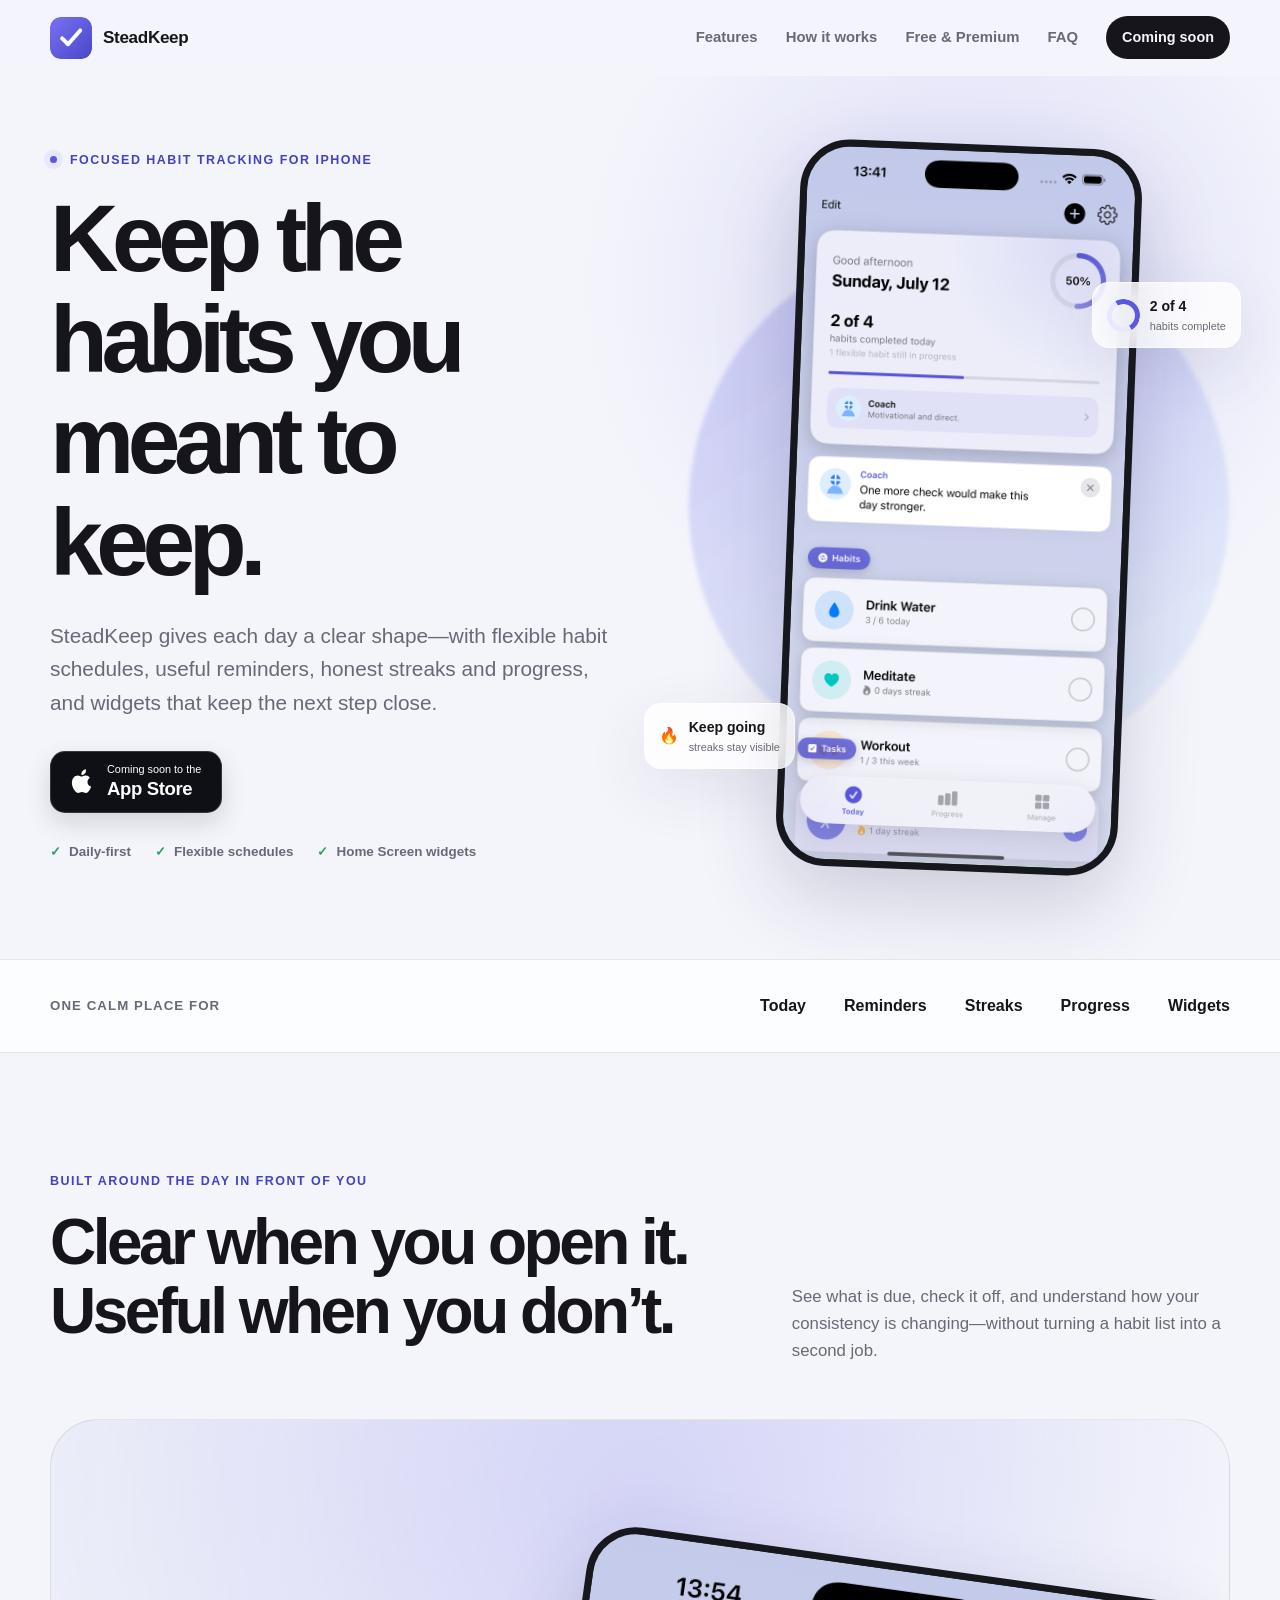
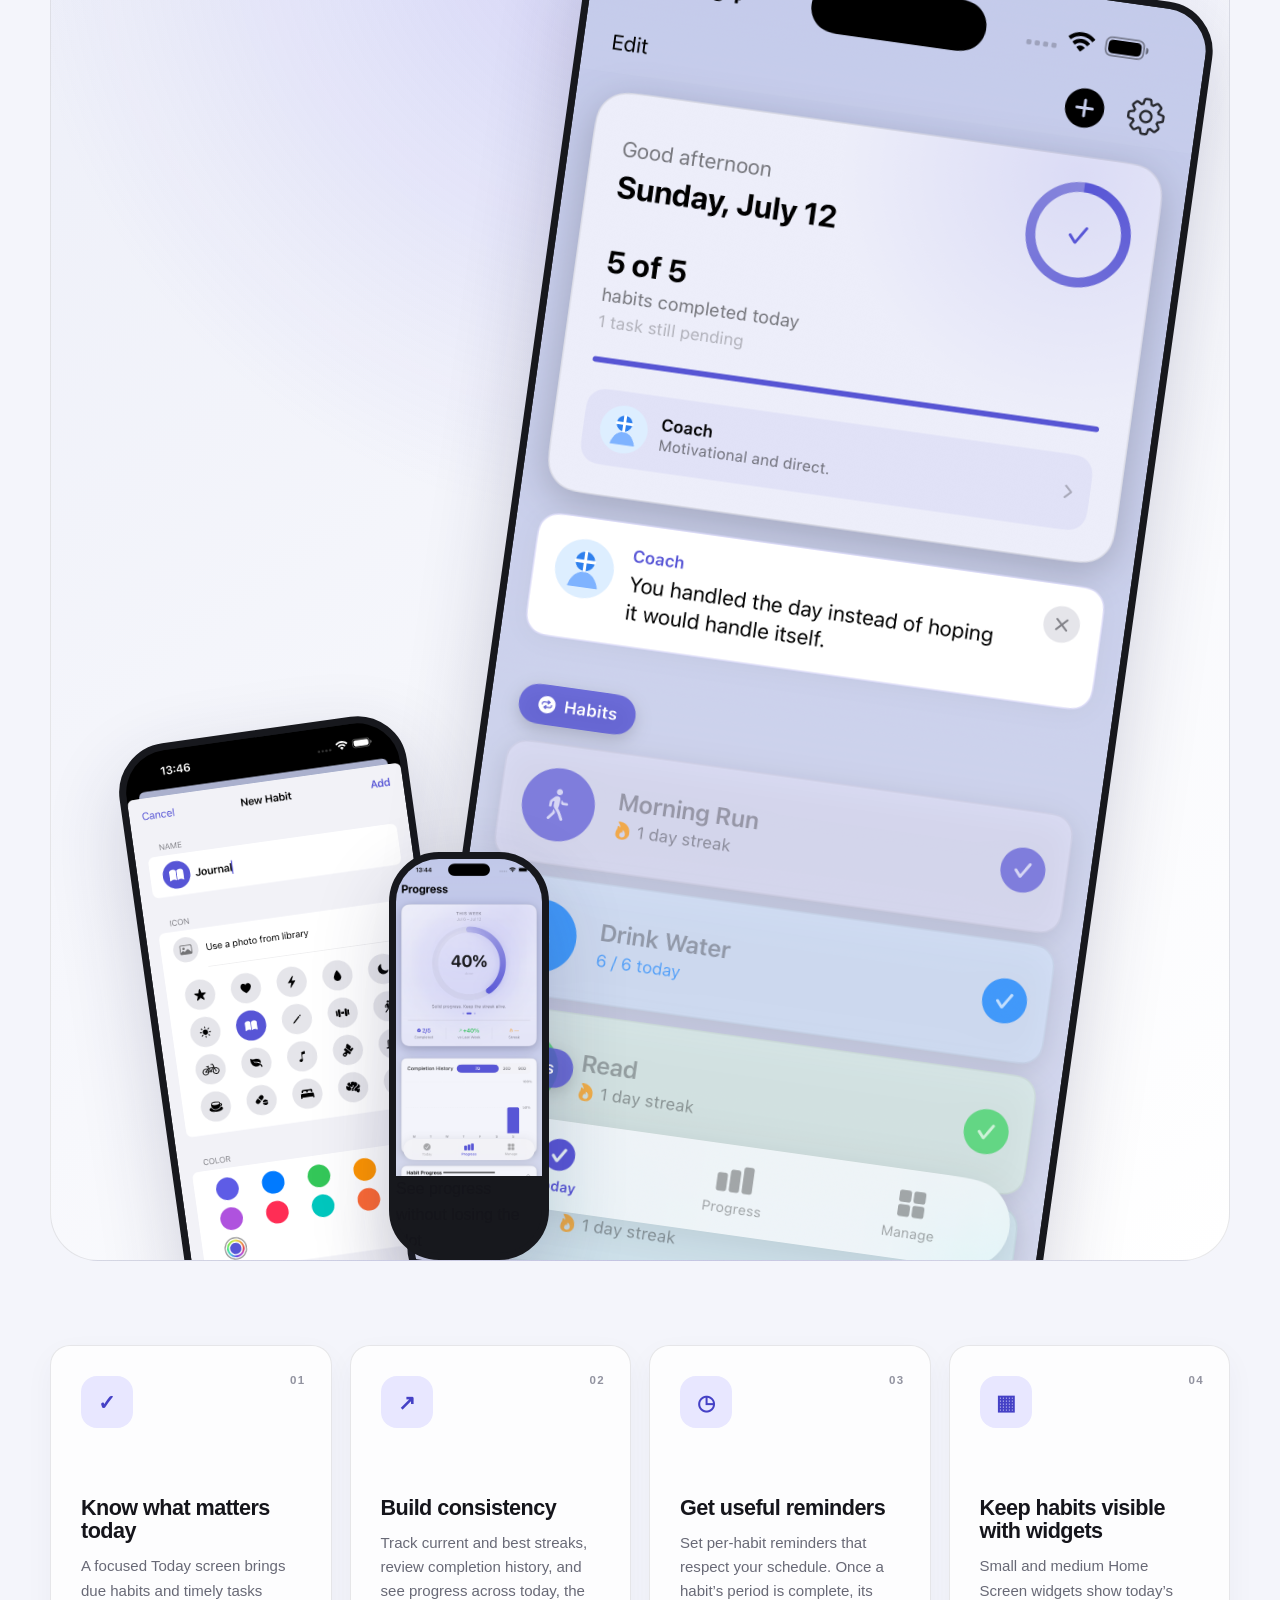
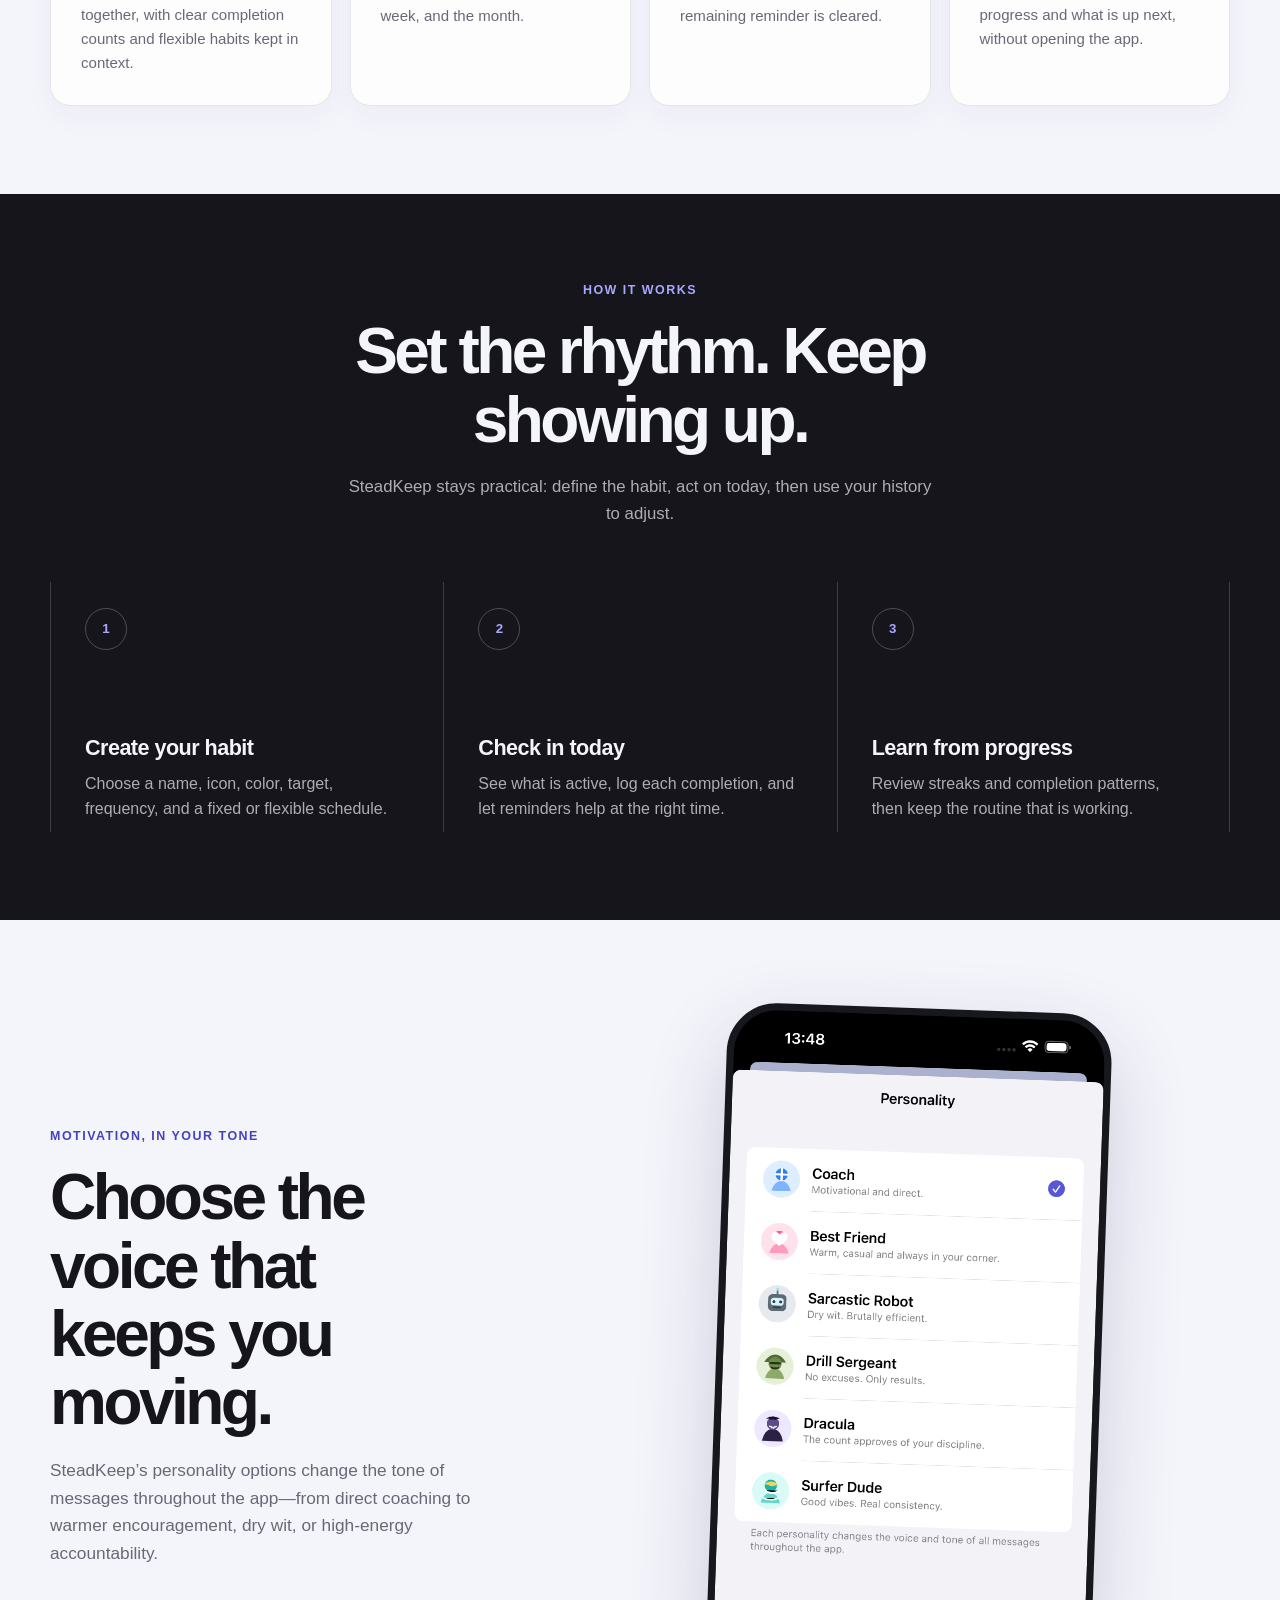
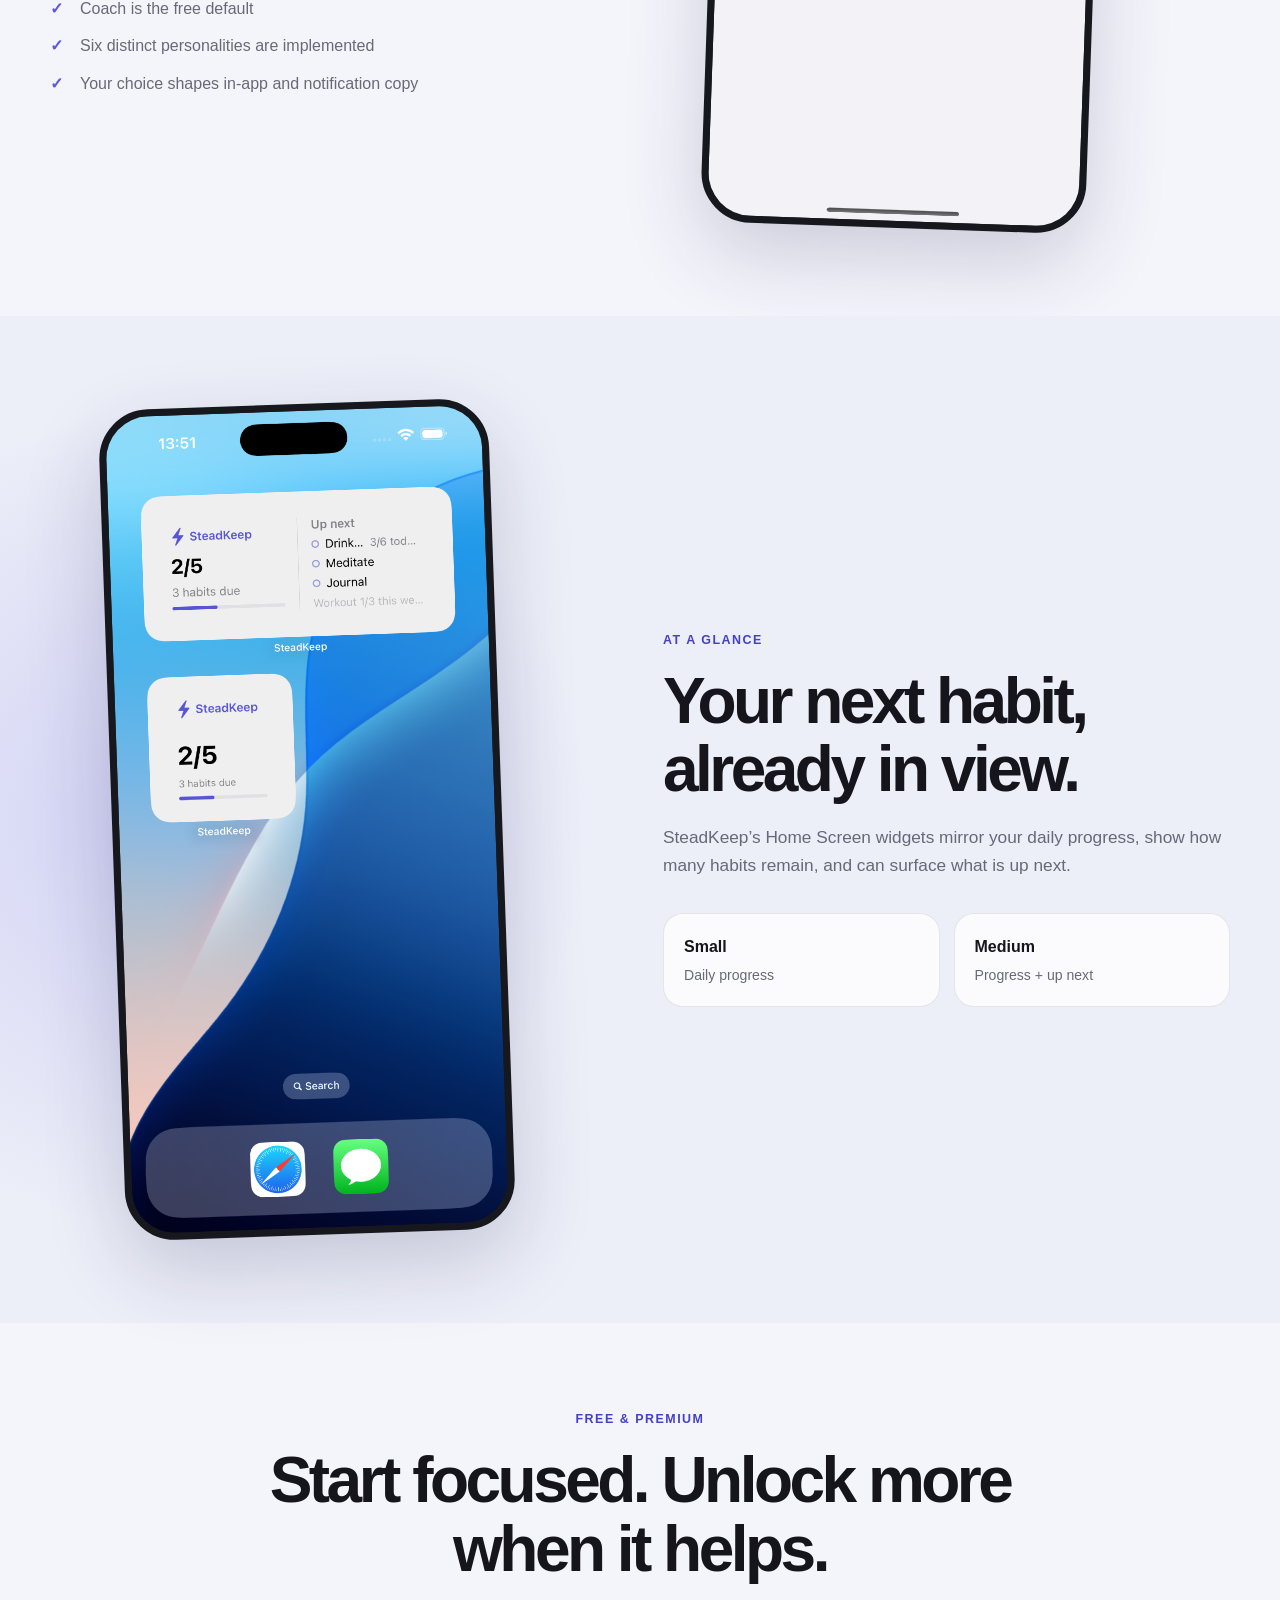
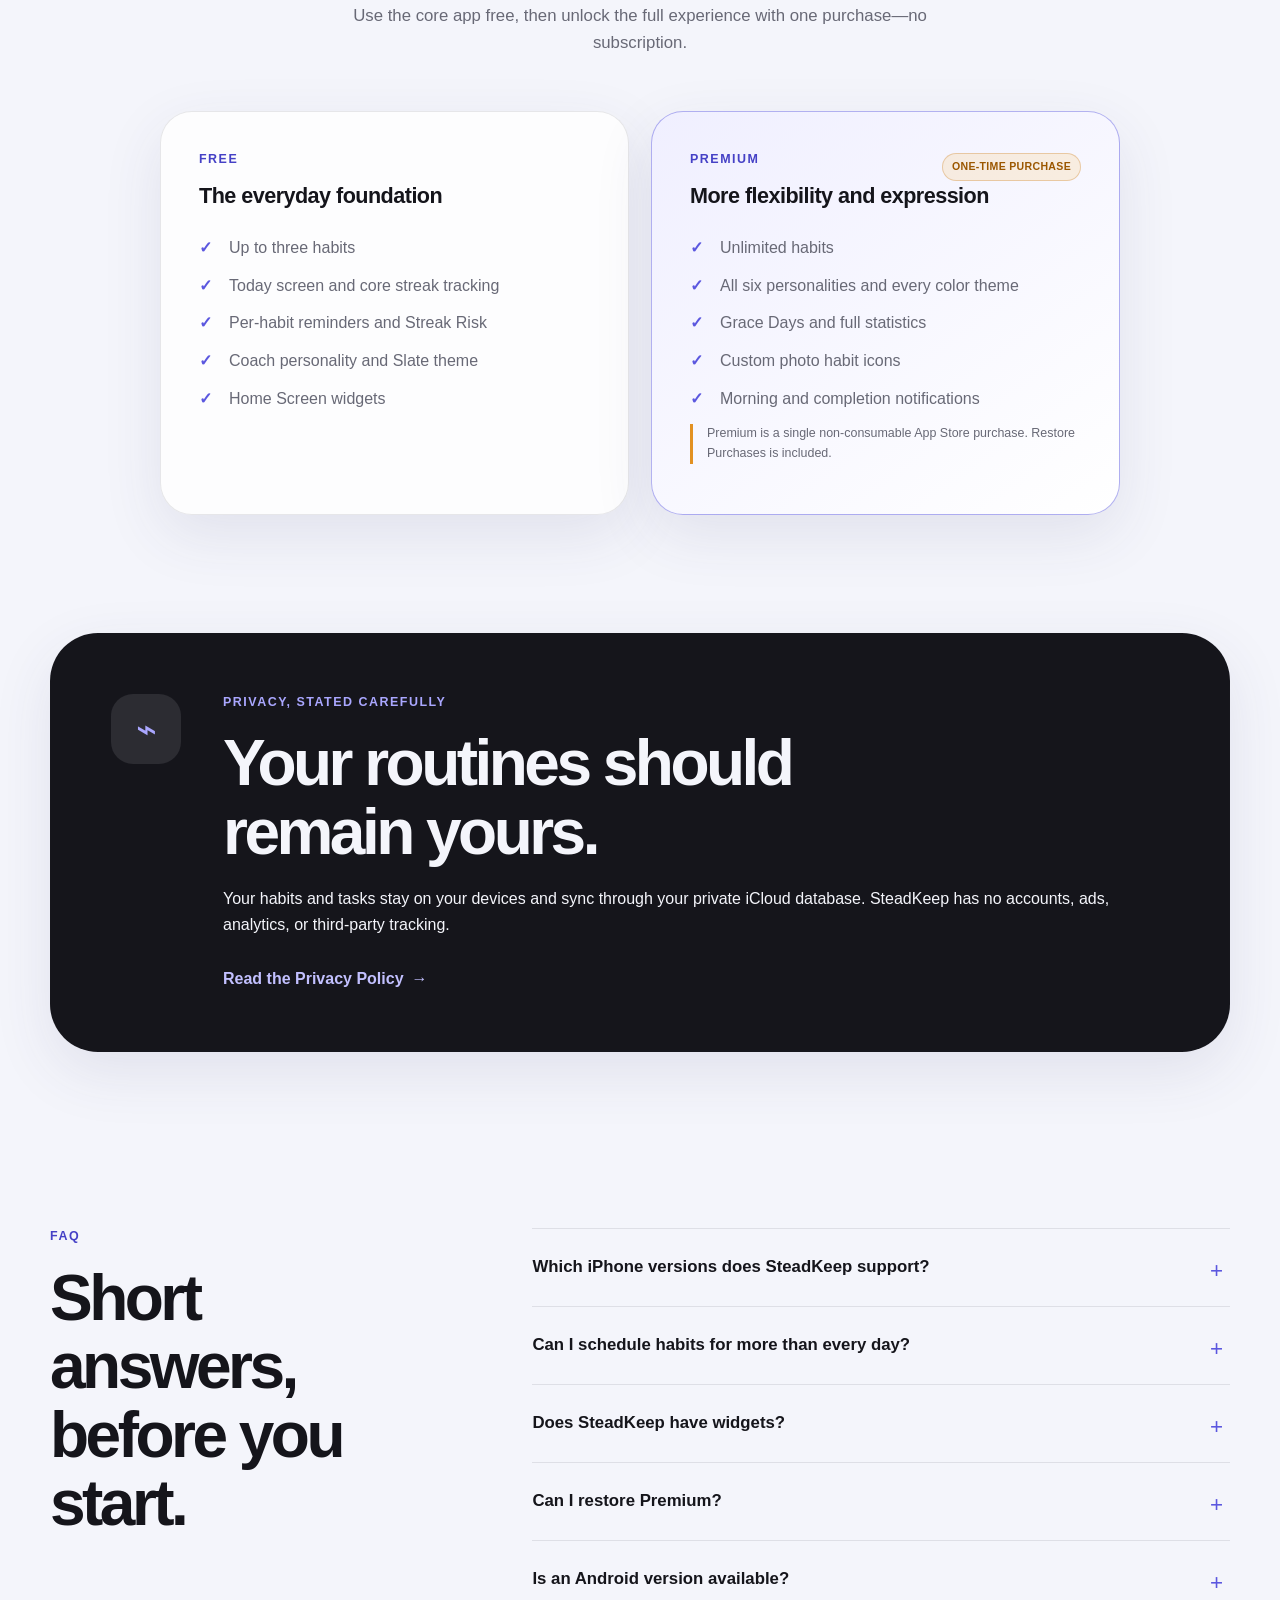
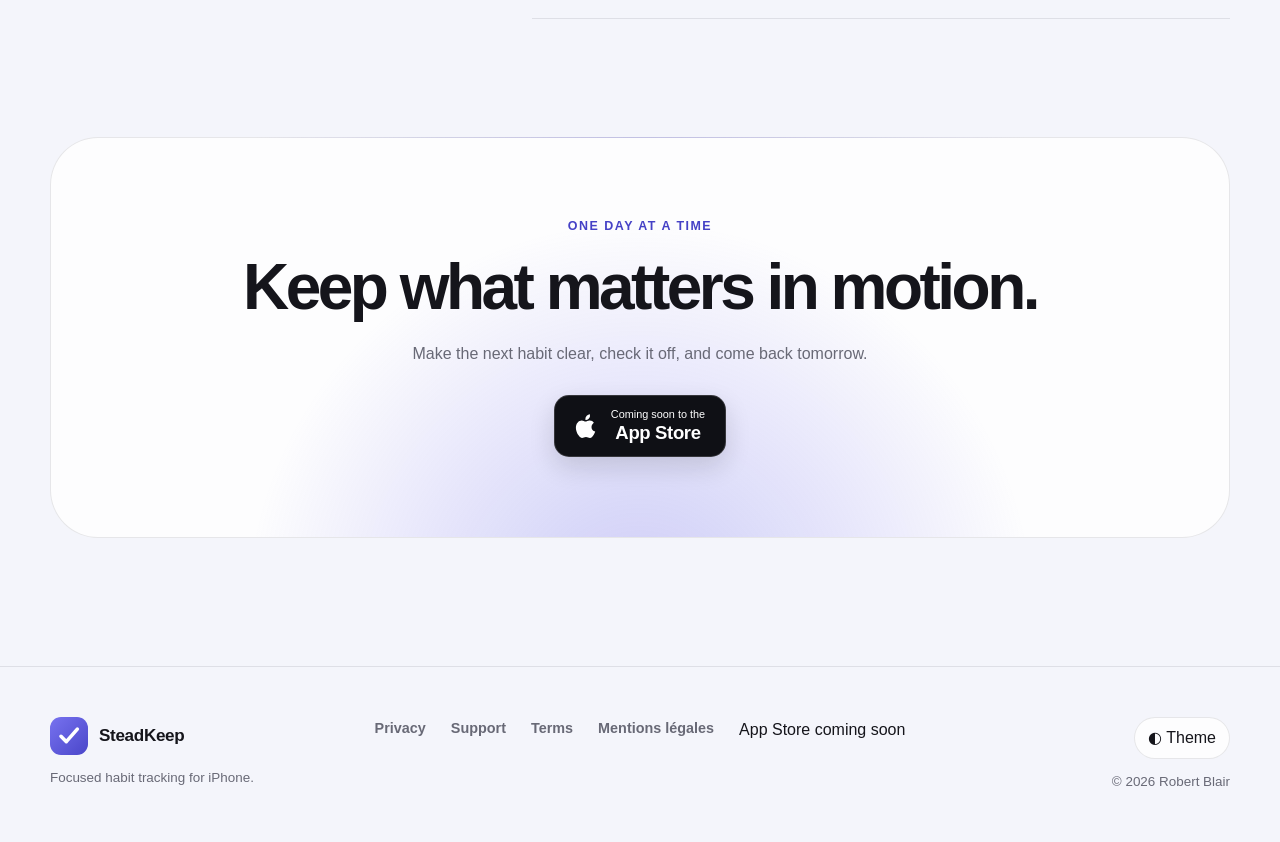
<file: index.html>
<!doctype html>
<html lang="en">
<head>
  <meta charset="utf-8">
  <meta name="viewport" content="width=device-width, initial-scale=1">
  <title>SteadKeep — Keep the habits you meant to keep</title>
  <meta name="description" content="SteadKeep is a focused iPhone habit tracker with flexible schedules, useful reminders, streaks, progress insights, widgets, themes, and motivational personalities.">
  <meta name="theme-color" media="(prefers-color-scheme: light)" content="#f4f5fb">
  <meta name="theme-color" media="(prefers-color-scheme: dark)" content="#0d0e14">
  <meta property="og:type" content="website">
  <meta property="og:title" content="SteadKeep — Keep the habits you meant to keep">
  <meta property="og:description" content="Focused habit tracking, reminders, streaks, progress, and widgets for iPhone.">
  <meta property="og:image" content="https://steadkeep.app/assets/social/social-card.svg">
  <meta property="og:image:alt" content="SteadKeep brand preview">
  <meta property="og:site_name" content="SteadKeep">
  <meta name="twitter:card" content="summary_large_image">
  <link rel="canonical" href="https://steadkeep.app/">
  <link rel="icon" href="assets/icons/favicon.svg" type="image/svg+xml">
  <link rel="apple-touch-icon" href="assets/icons/apple-touch-icon.svg">
  <link rel="stylesheet" href="css/styles.css">
  <script src="js/main.js" defer></script>
</head>
<body>
  <a class="skip-link" href="#main-content">Skip to main content</a>

  <header class="site-header" data-site-header>
    <div class="container header-inner">
      <a class="brand" href="index.html" aria-label="SteadKeep home">
        <img src="assets/icons/brand-mark.svg" width="42" height="42" alt="">
        <span>SteadKeep</span>
      </a>

      <button class="nav-toggle" type="button" aria-expanded="false" aria-controls="primary-navigation">
        <span class="sr-only">Open navigation</span>
        <span aria-hidden="true"></span>
        <span aria-hidden="true"></span>
      </button>

      <nav class="site-nav" id="primary-navigation" aria-label="Primary navigation">
        <a href="#features">Features</a>
        <a href="#how-it-works">How it works</a>
        <a href="#plans">Free &amp; Premium</a>
        <a href="#faq">FAQ</a>
        <span class="button button-small" aria-label="SteadKeep is coming soon to the App Store">Coming soon</span>
      </nav>
    </div>
  </header>

  <main id="main-content">
    <section class="hero section">
      <div class="container hero-grid">
        <div class="hero-copy">
          <p class="eyebrow"><span class="eyebrow-dot" aria-hidden="true"></span> Focused habit tracking for iPhone</p>
          <h1>Keep the habits you meant to keep.</h1>
          <p class="hero-lede">SteadKeep gives each day a clear shape—with flexible habit schedules, useful reminders, honest streaks and progress, and widgets that keep the next step close.</p>
          <div class="hero-actions">
            <span class="app-store-button" aria-label="SteadKeep is coming soon to the App Store">
              <svg aria-hidden="true" viewBox="0 0 24 24"><path d="M16.7 12.9c0-2.4 2-3.6 2.1-3.7a4.5 4.5 0 0 0-3.5-1.9c-1.5-.2-2.9.9-3.7.9-.8 0-2-.9-3.3-.9a4.9 4.9 0 0 0-4.1 2.5c-1.8 3-.5 7.5 1.2 10 .9 1.2 1.9 2.5 3.2 2.4 1.3-.1 1.8-.8 3.4-.8 1.5 0 2 .8 3.4.8 1.4 0 2.3-1.2 3.1-2.5a10.7 10.7 0 0 0 1.4-2.9 4.2 4.2 0 0 1-3.2-3.9ZM14.3 5.8A4.2 4.2 0 0 0 15.4 2a4.3 4.3 0 0 0-2.8 1.3 4 4 0 0 0-1.1 3.6 3.6 3.6 0 0 0 2.8-1.1Z"/></svg>
              <span><small>Coming soon to the</small>App Store</span>
            </span>
          </div>
          <ul class="hero-facts" aria-label="Product highlights">
            <li>Daily-first</li>
            <li>Flexible schedules</li>
            <li>Home Screen widgets</li>
          </ul>
        </div>

        <div class="hero-visual" aria-label="SteadKeep Today screen preview">
          <div class="hero-glow" aria-hidden="true"></div>
          <figure class="phone-frame phone-frame-hero">
            <img src="assets/screenshots/01_today_hero.png" width="1320" height="2868" fetchpriority="high" decoding="async" alt="SteadKeep Today screen showing a daily progress ring, a Coach message, and habit cards for drinking water, meditation, and working out.">
          </figure>
          <div class="floating-chip chip-progress" aria-hidden="true">
            <span class="mini-ring"></span>
            <span><strong>2 of 4</strong><small>habits complete</small></span>
          </div>
          <div class="floating-chip chip-streak" aria-hidden="true">
            <span>🔥</span>
            <span><strong>Keep going</strong><small>streaks stay visible</small></span>
          </div>
        </div>
      </div>
    </section>

    <section class="signal-strip" aria-label="SteadKeep focus areas">
      <div class="container signal-grid">
        <p>One calm place for</p>
        <ul>
          <li>Today</li>
          <li>Reminders</li>
          <li>Streaks</li>
          <li>Progress</li>
          <li>Widgets</li>
        </ul>
      </div>
    </section>

    <section class="section product-showcase" id="features">
      <div class="container">
        <div class="section-heading split-heading">
          <div>
            <p class="eyebrow">Built around the day in front of you</p>
            <h2>Clear when you open it.<br>Useful when you don’t.</h2>
          </div>
          <p>See what is due, check it off, and understand how your consistency is changing—without turning a habit list into a second job.</p>
        </div>

        <div class="screenshot-stage">
          <figure class="phone-frame showcase-phone showcase-phone-left">
            <img src="assets/screenshots/03_create.png" width="1320" height="2868" loading="lazy" decoding="async" alt="New Habit screen in SteadKeep with a journal habit, icon choices, color choices, and frequency settings.">
            <figcaption>Make a habit fit your routine</figcaption>
          </figure>
          <figure class="phone-frame showcase-phone-center">
            <img src="assets/screenshots/02_progress.png" width="1320" height="2868" loading="lazy" decoding="async" alt="SteadKeep Progress screen with a weekly completion ring, comparison with last week, streak, and completion history chart.">
            <figcaption>See progress without losing the plot</figcaption>
          </figure>
          <figure class="phone-frame showcase-phone-right">
            <img src="assets/screenshots/06_alldone.png" width="1320" height="2868" loading="lazy" decoding="async" alt="SteadKeep Today screen with five of five habits completed and a Coach message recognizing the completed day.">
            <figcaption>Finish the day with a clear state</figcaption>
          </figure>
        </div>

        <div class="benefit-grid">
          <article class="benefit-card">
            <span class="benefit-number" aria-hidden="true">01</span>
            <div class="benefit-icon" aria-hidden="true">✓</div>
            <h3>Know what matters today</h3>
            <p>A focused Today screen brings due habits and timely tasks together, with clear completion counts and flexible habits kept in context.</p>
          </article>
          <article class="benefit-card">
            <span class="benefit-number" aria-hidden="true">02</span>
            <div class="benefit-icon" aria-hidden="true">↗</div>
            <h3>Build consistency</h3>
            <p>Track current and best streaks, review completion history, and see progress across today, the week, and the month.</p>
          </article>
          <article class="benefit-card">
            <span class="benefit-number" aria-hidden="true">03</span>
            <div class="benefit-icon" aria-hidden="true">◷</div>
            <h3>Get useful reminders</h3>
            <p>Set per-habit reminders that respect your schedule. Once a habit’s period is complete, its remaining reminder is cleared.</p>
          </article>
          <article class="benefit-card">
            <span class="benefit-number" aria-hidden="true">04</span>
            <div class="benefit-icon" aria-hidden="true">▦</div>
            <h3>Keep habits visible with widgets</h3>
            <p>Small and medium Home Screen widgets show today’s progress and what is up next, without opening the app.</p>
          </article>
        </div>
      </div>
    </section>

    <section class="section steps-section" id="how-it-works">
      <div class="container">
        <div class="section-heading centered-heading">
          <p class="eyebrow">How it works</p>
          <h2>Set the rhythm. Keep showing up.</h2>
          <p>SteadKeep stays practical: define the habit, act on today, then use your history to adjust.</p>
        </div>
        <ol class="steps">
          <li>
            <span class="step-number">1</span>
            <div>
              <h3>Create your habit</h3>
              <p>Choose a name, icon, color, target, frequency, and a fixed or flexible schedule.</p>
            </div>
          </li>
          <li>
            <span class="step-number">2</span>
            <div>
              <h3>Check in today</h3>
              <p>See what is active, log each completion, and let reminders help at the right time.</p>
            </div>
          </li>
          <li>
            <span class="step-number">3</span>
            <div>
              <h3>Learn from progress</h3>
              <p>Review streaks and completion patterns, then keep the routine that is working.</p>
            </div>
          </li>
        </ol>
      </div>
    </section>

    <section class="section personality-section">
      <div class="container personality-grid">
        <div class="personality-copy">
          <p class="eyebrow">Motivation, in your tone</p>
          <h2>Choose the voice that keeps you moving.</h2>
          <p>SteadKeep’s personality options change the tone of messages throughout the app—from direct coaching to warmer encouragement, dry wit, or high-energy accountability.</p>
          <ul class="check-list">
            <li>Coach is the free default</li>
            <li>Six distinct personalities are implemented</li>
            <li>Your choice shapes in-app and notification copy</li>
          </ul>
        </div>
        <figure class="phone-frame personality-phone">
          <img src="assets/screenshots/04_personalities.png" width="1320" height="2868" loading="lazy" decoding="async" alt="SteadKeep Personality screen listing Coach, Best Friend, Sarcastic Robot, Drill Sergeant, Dracula, and Surfer Dude.">
        </figure>
      </div>
    </section>

    <section class="section widget-section">
      <div class="container widget-grid">
        <figure class="phone-frame widget-phone">
          <img src="assets/screenshots/05_widget.png" width="1320" height="2868" loading="lazy" decoding="async" alt="An iPhone Home Screen showing SteadKeep small and medium widgets with two of five habits complete and three habits due.">
        </figure>
        <div class="widget-copy">
          <p class="eyebrow">At a glance</p>
          <h2>Your next habit, already in view.</h2>
          <p>SteadKeep’s Home Screen widgets mirror your daily progress, show how many habits remain, and can surface what is up next.</p>
          <div class="fact-row">
            <span><strong>Small</strong>Daily progress</span>
            <span><strong>Medium</strong>Progress + up next</span>
          </div>
        </div>
      </div>
    </section>

    <section class="section plans-section" id="plans">
      <div class="container">
        <div class="section-heading centered-heading">
          <p class="eyebrow">Free &amp; Premium</p>
          <h2>Start focused. Unlock more when it helps.</h2>
          <p>Use the core app free, then unlock the full experience with one purchase—no subscription.</p>
        </div>
        <div class="plan-grid">
          <article class="plan-card">
            <p class="plan-kicker">Free</p>
            <h3>The everyday foundation</h3>
            <ul class="check-list">
              <li>Up to three habits</li>
              <li>Today screen and core streak tracking</li>
              <li>Per-habit reminders and Streak Risk</li>
              <li>Coach personality and Slate theme</li>
              <li>Home Screen widgets</li>
            </ul>
          </article>
          <article class="plan-card plan-card-premium">
            <div class="plan-topline">
              <p class="plan-kicker">Premium</p>
              <span class="verify-badge">One-time purchase</span>
            </div>
            <h3>More flexibility and expression</h3>
            <ul class="check-list">
              <li>Unlimited habits</li>
              <li>All six personalities and every color theme</li>
              <li>Grace Days and full statistics</li>
              <li>Custom photo habit icons</li>
              <li>Morning and completion notifications</li>
            </ul>
            <p class="legal-note">Premium is a single non-consumable App Store purchase. Restore Purchases is included.</p>
          </article>
        </div>
      </div>
    </section>

    <section class="section privacy-section">
      <div class="container privacy-card">
        <div class="privacy-mark" aria-hidden="true">⌁</div>
        <div>
          <p class="eyebrow">Privacy, stated carefully</p>
          <h2>Your routines should remain yours.</h2>
          <p>Your habits and tasks stay on your devices and sync through your private iCloud database. SteadKeep has no accounts, ads, analytics, or third-party tracking.</p>
          <a class="text-link" href="privacy.html">Read the Privacy Policy <span aria-hidden="true">→</span></a>
        </div>
      </div>
    </section>

    <section class="section faq-section" id="faq">
      <div class="container faq-grid">
        <div class="section-heading">
          <p class="eyebrow">FAQ</p>
          <h2>Short answers,<br>before you start.</h2>
        </div>
        <div class="faq-list">
          <details>
            <summary>Which iPhone versions does SteadKeep support?</summary>
            <p>SteadKeep supports iPhone devices running iOS 17 or later.</p>
          </details>
          <details>
            <summary>Can I schedule habits for more than every day?</summary>
            <p>Yes. SteadKeep supports daily, weekdays, weekends, weekly, monthly, and yearly habits, including fixed and flexible scheduling options.</p>
          </details>
          <details>
            <summary>Does SteadKeep have widgets?</summary>
            <p>Yes. Small and medium Home Screen widgets show habit progress, with the medium widget also able to show what is up next.</p>
          </details>
          <details>
            <summary>Can I restore Premium?</summary>
            <p>Yes. The app includes a Restore Purchases action for its non-consumable Premium purchase. See the support page if it does not appear immediately.</p>
          </details>
          <details>
            <summary>Is an Android version available?</summary>
            <p>This website is for the iPhone app. An Android project exists in development, but availability is not claimed here.</p>
          </details>
        </div>
      </div>
    </section>

    <section class="section final-cta">
      <div class="container cta-card">
        <p class="eyebrow">One day at a time</p>
        <h2>Keep what matters in motion.</h2>
        <p>Make the next habit clear, check it off, and come back tomorrow.</p>
        <div class="hero-actions centered-actions">
          <span class="app-store-button" aria-label="SteadKeep is coming soon to the App Store">
            <svg aria-hidden="true" viewBox="0 0 24 24"><path d="M16.7 12.9c0-2.4 2-3.6 2.1-3.7a4.5 4.5 0 0 0-3.5-1.9c-1.5-.2-2.9.9-3.7.9-.8 0-2-.9-3.3-.9a4.9 4.9 0 0 0-4.1 2.5c-1.8 3-.5 7.5 1.2 10 .9 1.2 1.9 2.5 3.2 2.4 1.3-.1 1.8-.8 3.4-.8 1.5 0 2 .8 3.4.8 1.4 0 2.3-1.2 3.1-2.5a10.7 10.7 0 0 0 1.4-2.9 4.2 4.2 0 0 1-3.2-3.9ZM14.3 5.8A4.2 4.2 0 0 0 15.4 2a4.3 4.3 0 0 0-2.8 1.3 4 4 0 0 0-1.1 3.6 3.6 3.6 0 0 0 2.8-1.1Z"/></svg>
            <span><small>Coming soon to the</small>App Store</span>
          </span>
        </div>
      </div>
    </section>
  </main>

  <footer class="site-footer">
    <div class="container footer-grid">
      <div>
        <a class="brand footer-brand" href="index.html" aria-label="SteadKeep home">
          <img src="assets/icons/brand-mark.svg" width="38" height="38" alt="">
          <span>SteadKeep</span>
        </a>
        <p>Focused habit tracking for iPhone.</p>
      </div>
      <nav aria-label="Footer navigation">
        <a href="privacy.html">Privacy</a>
        <a href="support.html">Support</a>
        <a href="terms.html">Terms</a>
        <a href="mentions-legales.html">Mentions légales</a>
        <span>App Store coming soon</span>
      </nav>
      <div class="footer-meta">
        <button class="theme-toggle" type="button" data-theme-toggle aria-label="Switch color theme">
          <span aria-hidden="true">◐</span> Theme
        </button>
        <p>© <span data-current-year>2026</span> Robert Blair</p>
      </div>
    </div>
  </footer>
</body>
</html>
</file>
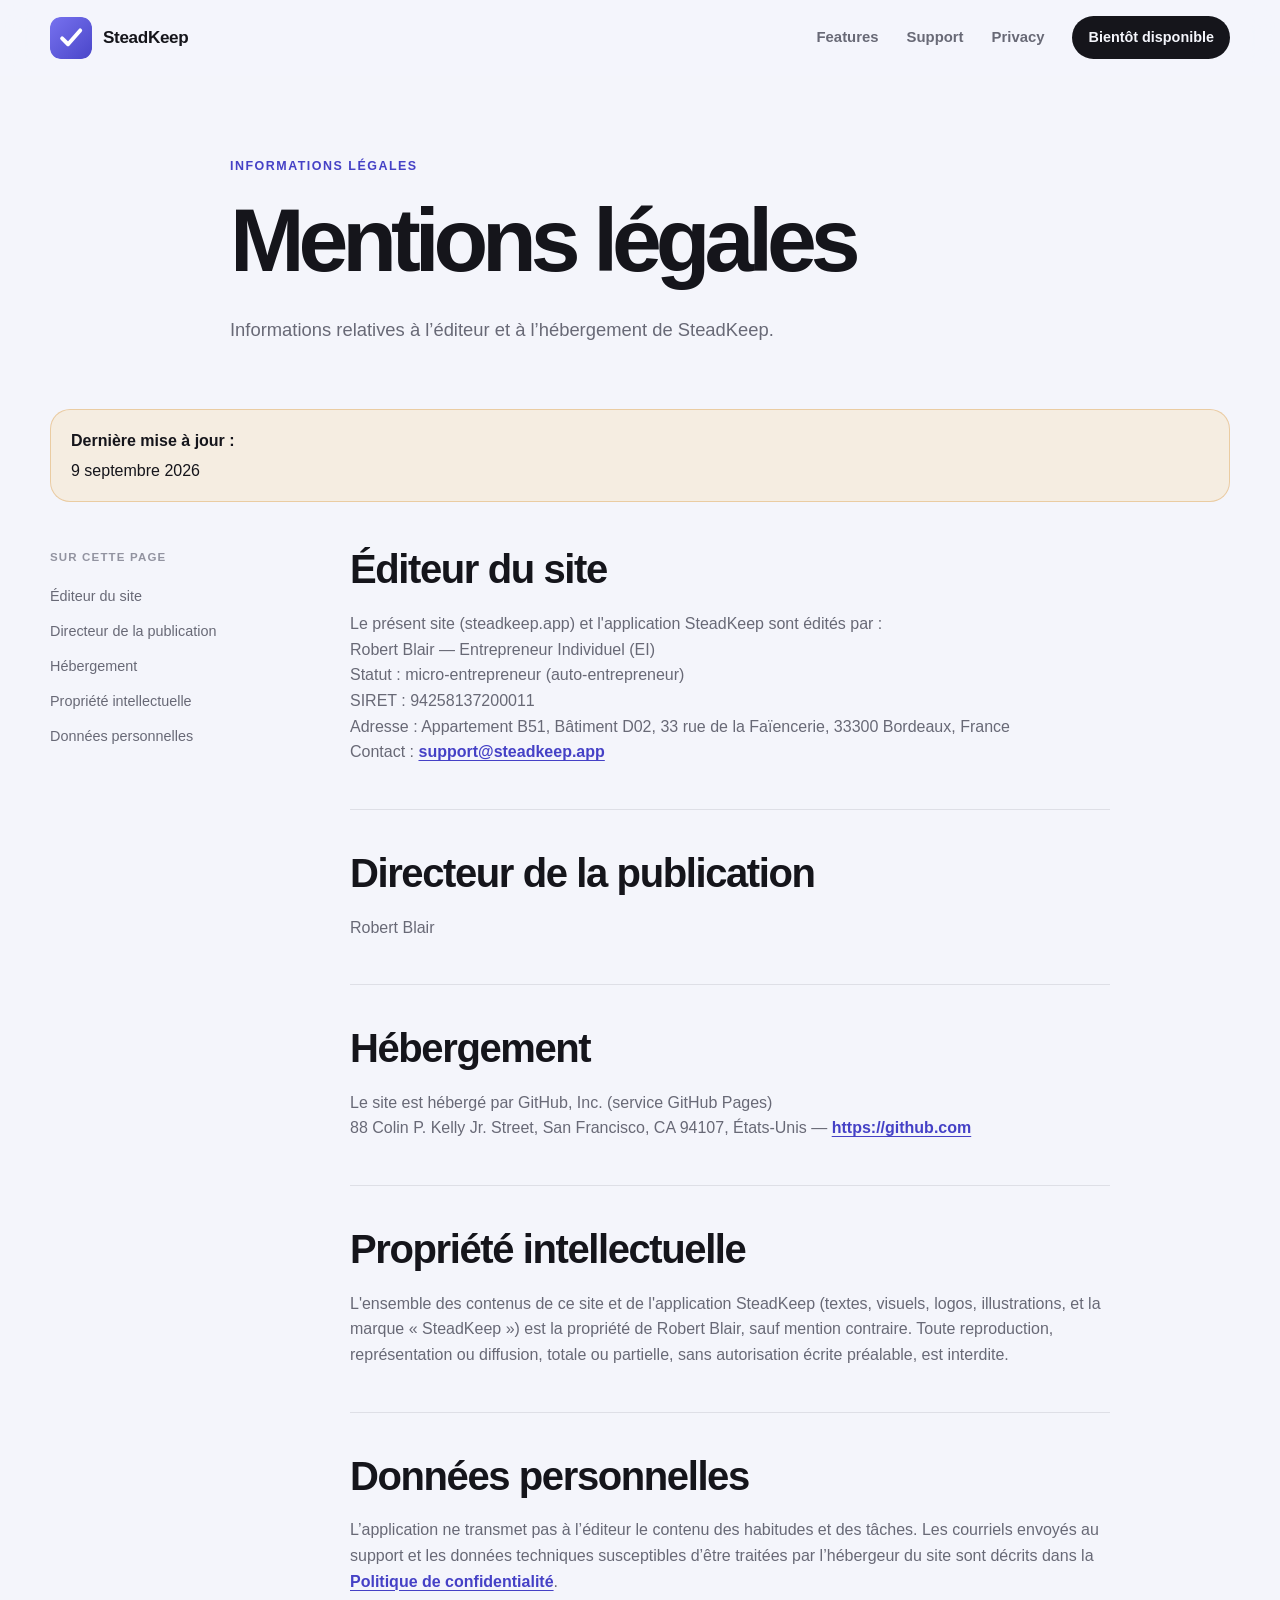
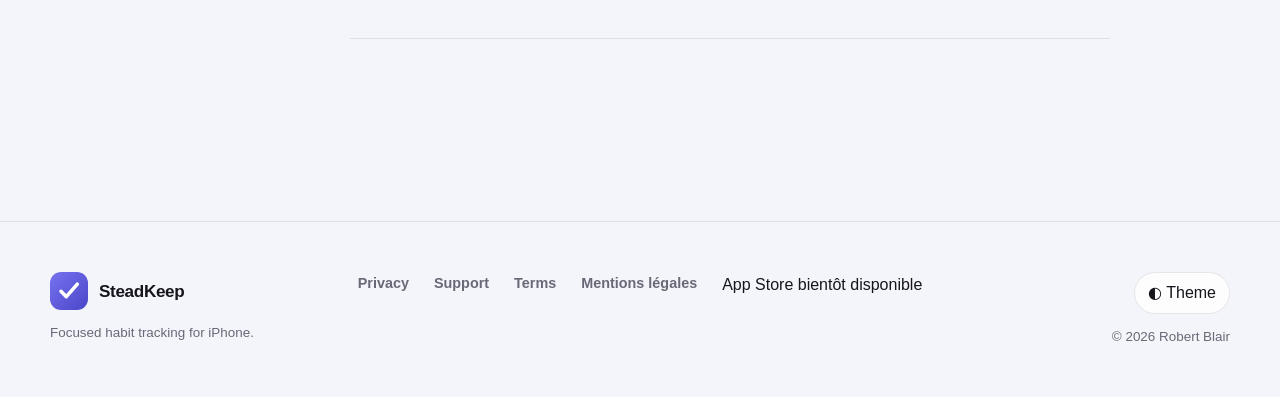
<file: mentions-legales.html>
<!doctype html>
<html lang="fr">
<head>
  <meta charset="utf-8">
  <meta name="viewport" content="width=device-width, initial-scale=1">
  <title>Mentions légales — SteadKeep</title>
  <meta name="description" content="Mentions légales du site steadkeep.app et de l’application SteadKeep.">
  <meta property="og:type" content="website">
  <meta property="og:title" content="Mentions légales — SteadKeep">
  <meta property="og:description" content="Mentions légales du site steadkeep.app et de l’application SteadKeep.">
  <meta property="og:image" content="https://steadkeep.app/assets/social/social-card.svg">
  <link rel="canonical" href="https://steadkeep.app/mentions-legales.html">
  <link rel="icon" href="assets/icons/favicon.svg" type="image/svg+xml">
  <link rel="apple-touch-icon" href="assets/icons/apple-touch-icon.svg">
  <link rel="stylesheet" href="css/styles.css">
  <script src="js/main.js" defer></script>
</head>
<body>
  <a class="skip-link" href="#main-content">Aller au contenu principal</a>
  <header class="site-header" data-site-header>
    <div class="container header-inner">
      <a class="brand" href="index.html" aria-label="Accueil SteadKeep"><img src="assets/icons/brand-mark.svg" width="42" height="42" alt=""><span>SteadKeep</span></a>
      <button class="nav-toggle" type="button" aria-expanded="false" aria-controls="primary-navigation"><span class="sr-only">Ouvrir la navigation</span><span aria-hidden="true"></span><span aria-hidden="true"></span></button>
      <nav class="site-nav" id="primary-navigation" aria-label="Navigation principale">
        <a href="index.html#features">Features</a><a href="support.html">Support</a><a href="privacy.html">Privacy</a>
        <span class="button button-small" aria-label="SteadKeep sera bientôt disponible sur l’App Store">Bientôt disponible</span>
      </nav>
    </div>
  </header>

  <main id="main-content">
    <header class="page-hero">
      <div class="container page-hero-inner">
        <p class="eyebrow">Informations légales</p>
        <h1>Mentions légales</h1>
        <p>Informations relatives à l’éditeur et à l’hébergement de SteadKeep.</p>
      </div>
    </header>

    <div class="container">
      <aside class="effective-date-banner" role="note">
        <strong>Dernière mise à jour :</strong> 9 septembre 2026
      </aside>
    </div>

    <div class="container content-layout">
      <nav class="toc" aria-label="Sommaire des mentions légales">
        <p>Sur cette page</p>
        <a href="#editeur">Éditeur du site</a>
        <a href="#directeur">Directeur de la publication</a>
        <a href="#hebergement">Hébergement</a>
        <a href="#propriete">Propriété intellectuelle</a>
        <a href="#donnees">Données personnelles</a>
      </nav>

      <article class="prose">
        <section id="editeur">
          <h2>Éditeur du site</h2>
          <p>Le présent site (steadkeep.app) et l'application SteadKeep sont édités par :<br>
          Robert Blair — Entrepreneur Individuel (EI)<br>
          Statut : micro-entrepreneur (auto-entrepreneur)<br>
          SIRET : 94258137200011<br>
          Adresse : Appartement B51, Bâtiment D02, 33 rue de la Faïencerie, 33300 Bordeaux, France<br>
          Contact : <a href="mailto:support@steadkeep.app">support@steadkeep.app</a></p>
        </section>

        <section id="directeur">
          <h2>Directeur de la publication</h2>
          <p>Robert Blair</p>
        </section>

        <section id="hebergement">
          <h2>Hébergement</h2>
          <p>Le site est hébergé par GitHub, Inc. (service GitHub Pages)<br>
          88 Colin P. Kelly Jr. Street, San Francisco, CA 94107, États-Unis — <a href="https://github.com">https://github.com</a></p>
        </section>

        <section id="propriete">
          <h2>Propriété intellectuelle</h2>
          <p>L'ensemble des contenus de ce site et de l'application SteadKeep (textes, visuels, logos, illustrations, et la marque « SteadKeep ») est la propriété de Robert Blair, sauf mention contraire. Toute reproduction, représentation ou diffusion, totale ou partielle, sans autorisation écrite préalable, est interdite.</p>
        </section>

        <section id="donnees">
          <h2>Données personnelles</h2>
          <p>L’application ne transmet pas à l’éditeur le contenu des habitudes et des tâches. Les courriels envoyés au support et les données techniques susceptibles d’être traitées par l’hébergeur du site sont décrits dans la <a href="privacy.html">Politique de confidentialité</a>.</p>
        </section>
      </article>
    </div>
  </main>

  <footer class="site-footer">
    <div class="container footer-grid">
      <div><a class="brand footer-brand" href="index.html"><img src="assets/icons/brand-mark.svg" width="38" height="38" alt=""><span>SteadKeep</span></a><p>Focused habit tracking for iPhone.</p></div>
      <nav aria-label="Navigation de pied de page"><a href="privacy.html">Privacy</a><a href="support.html">Support</a><a href="terms.html">Terms</a><a href="mentions-legales.html" aria-current="page">Mentions légales</a><span>App Store bientôt disponible</span></nav>
      <div class="footer-meta"><button class="theme-toggle" type="button" data-theme-toggle aria-label="Changer le thème de couleur"><span aria-hidden="true">◐</span> Theme</button><p>© <span data-current-year>2026</span> Robert Blair</p></div>
    </div>
  </footer>
</body>
</html>
</file>
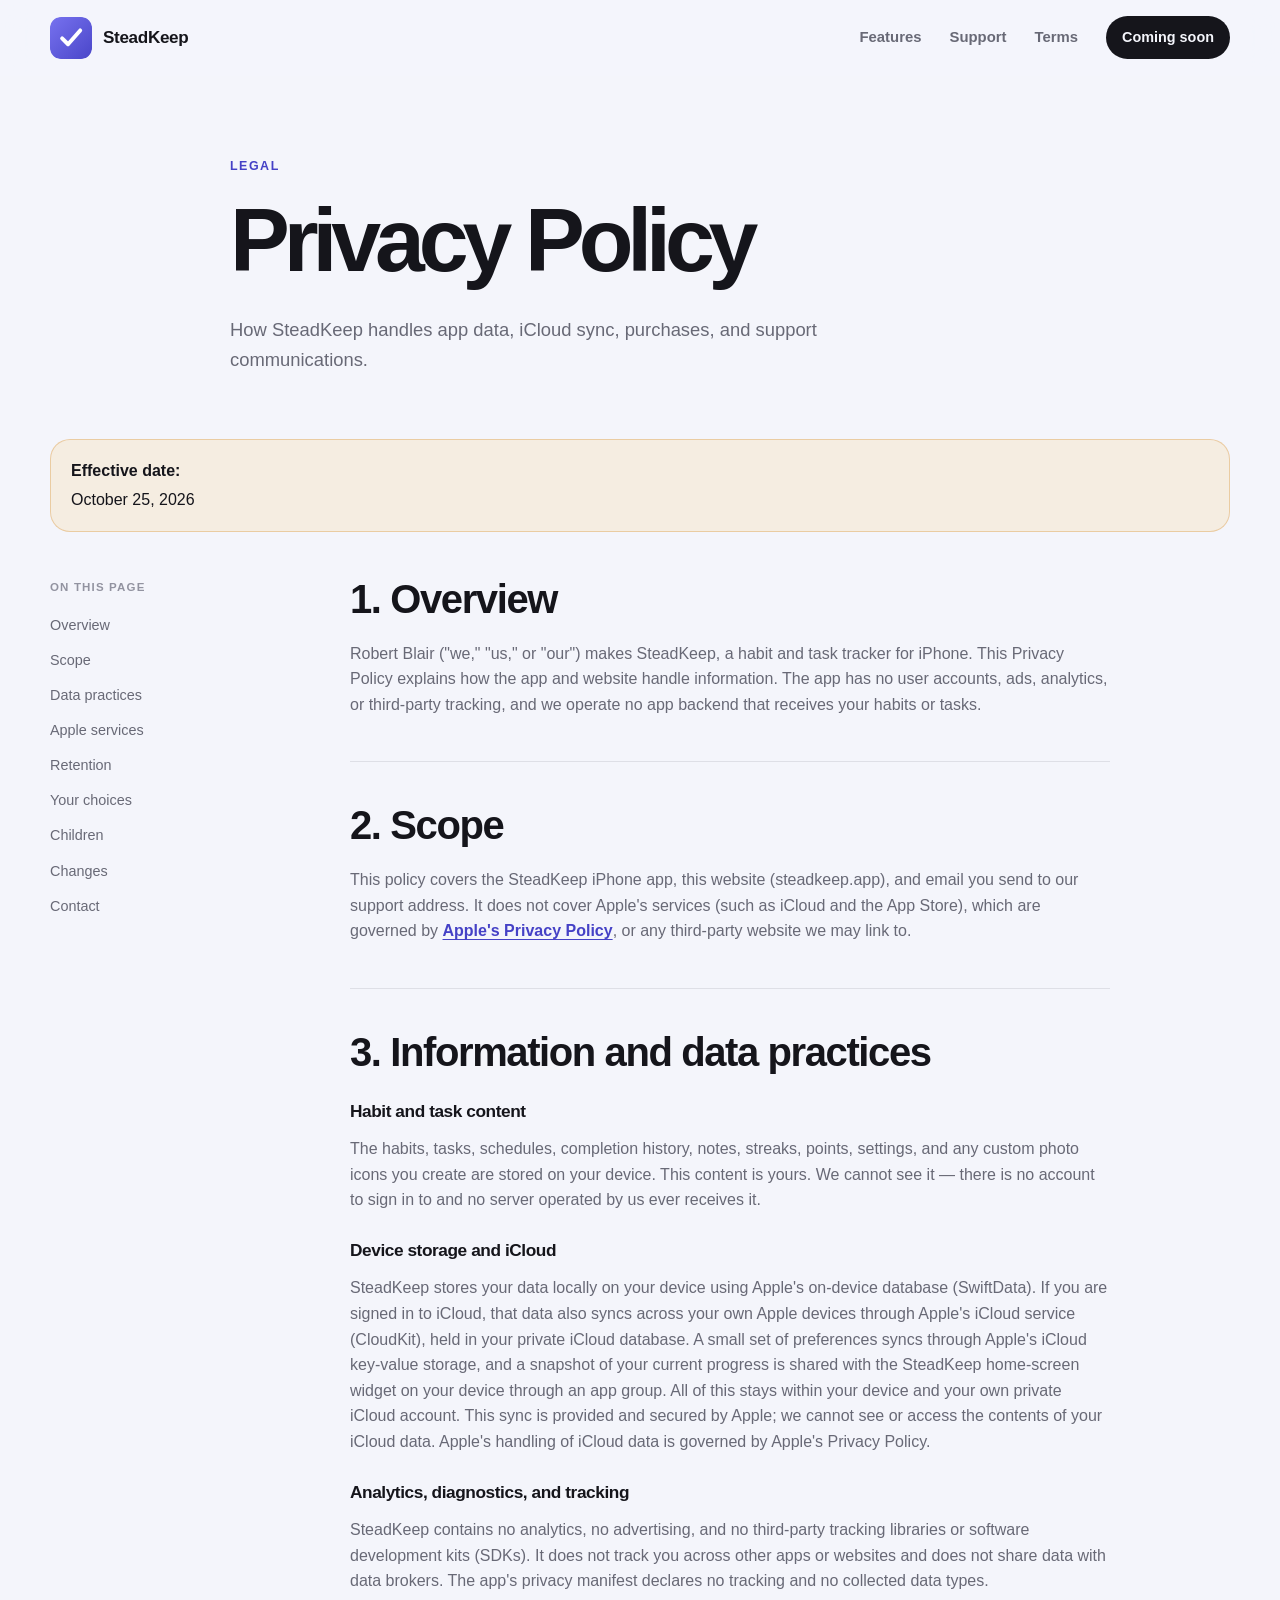
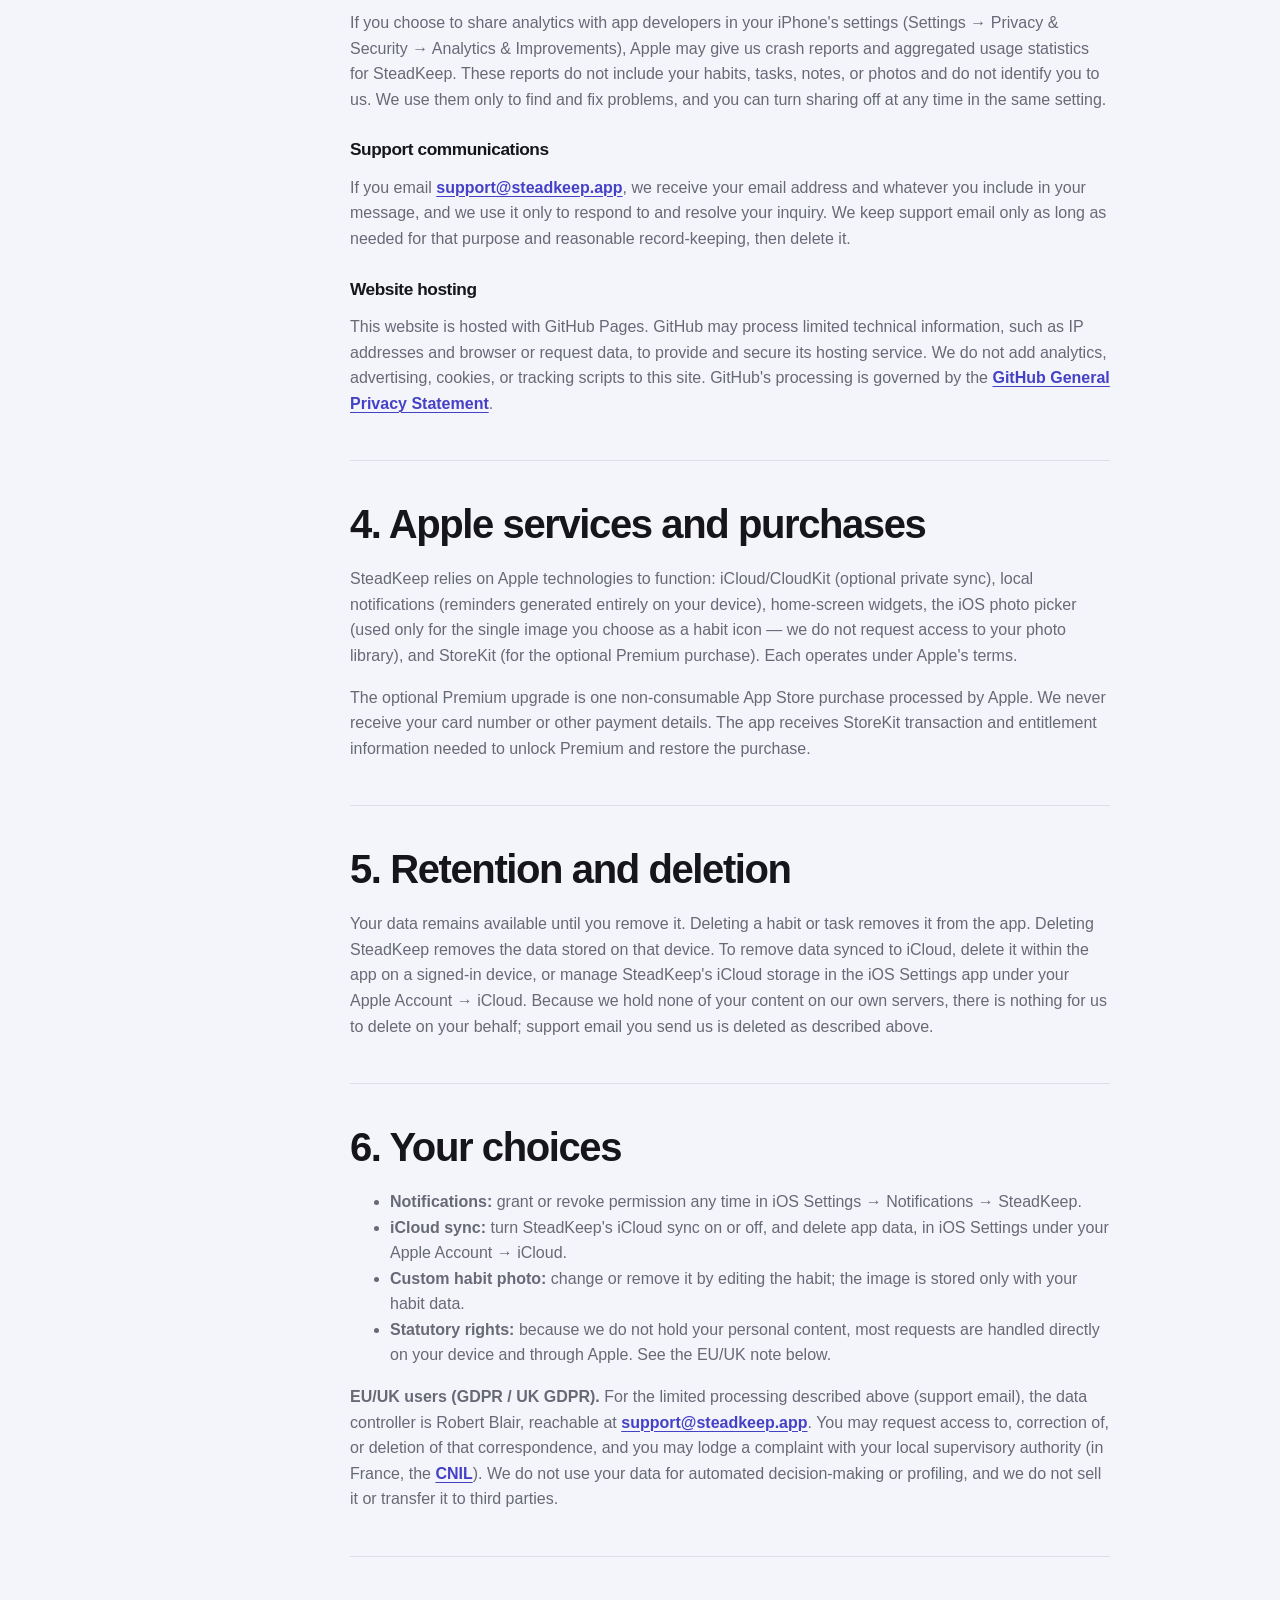
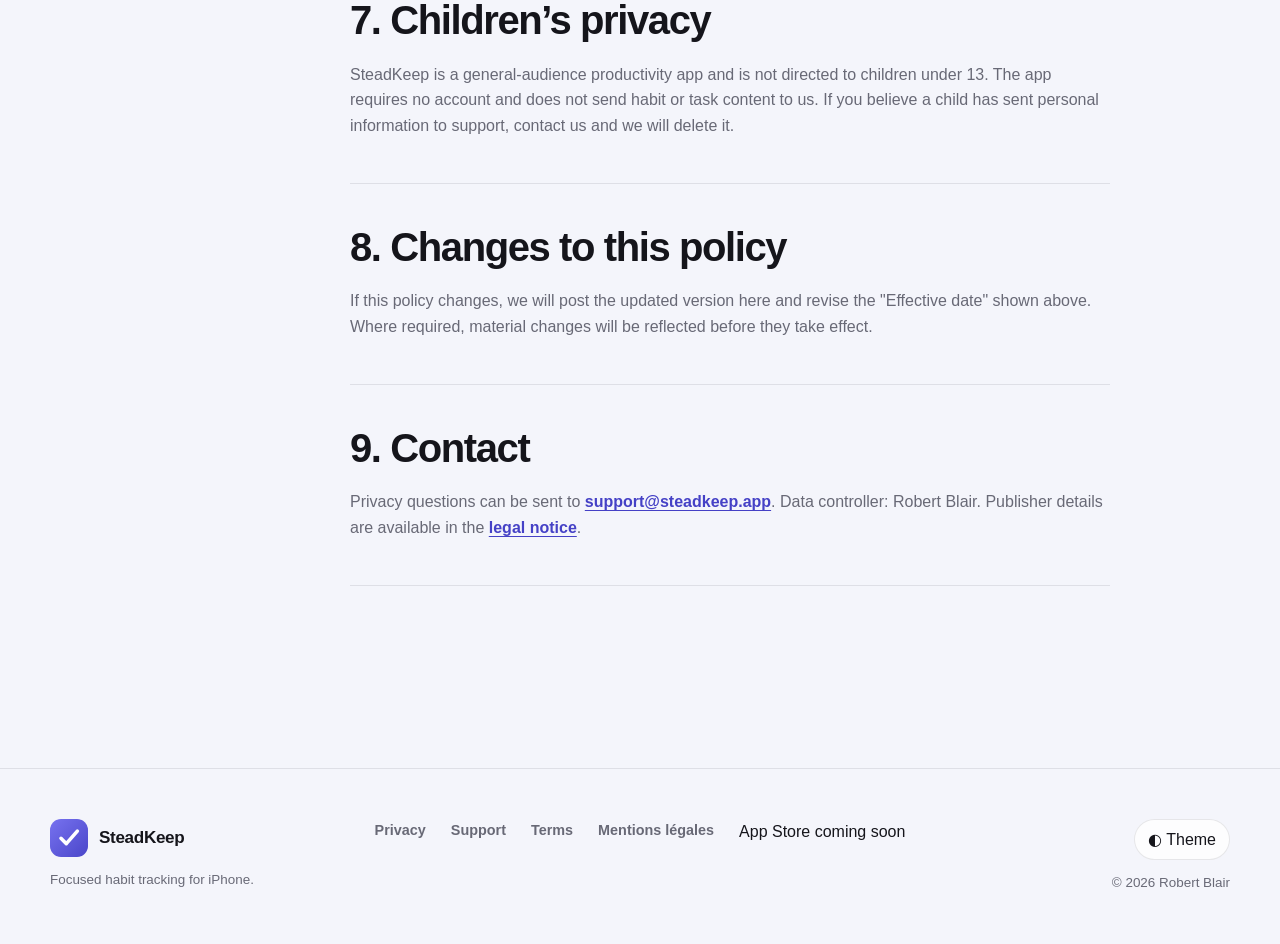
<file: privacy.html>
<!doctype html>
<html lang="en">
<head>
  <meta charset="utf-8">
  <meta name="viewport" content="width=device-width, initial-scale=1">
  <title>Privacy Policy — SteadKeep</title>
  <meta name="description" content="Learn how the SteadKeep iPhone habit tracker handles app data, iCloud sync, purchases, and support communications.">
  <meta property="og:type" content="website">
  <meta property="og:title" content="Privacy Policy — SteadKeep">
  <meta property="og:description" content="Learn how SteadKeep handles app data, iCloud sync, purchases, and support communications.">
  <meta property="og:image" content="https://steadkeep.app/assets/social/social-card.svg">
  <link rel="canonical" href="https://steadkeep.app/privacy.html">
  <link rel="icon" href="assets/icons/favicon.svg" type="image/svg+xml">
  <link rel="apple-touch-icon" href="assets/icons/apple-touch-icon.svg">
  <link rel="stylesheet" href="css/styles.css">
  <script src="js/main.js" defer></script>
</head>
<body>
  <a class="skip-link" href="#main-content">Skip to main content</a>
  <header class="site-header" data-site-header>
    <div class="container header-inner">
      <a class="brand" href="index.html" aria-label="SteadKeep home">
        <img src="assets/icons/brand-mark.svg" width="42" height="42" alt="">
        <span>SteadKeep</span>
      </a>
      <button class="nav-toggle" type="button" aria-expanded="false" aria-controls="primary-navigation">
        <span class="sr-only">Open navigation</span><span aria-hidden="true"></span><span aria-hidden="true"></span>
      </button>
      <nav class="site-nav" id="primary-navigation" aria-label="Primary navigation">
        <a href="index.html#features">Features</a>
        <a href="support.html">Support</a>
        <a href="terms.html">Terms</a>
        <span class="button button-small" aria-label="SteadKeep is coming soon to the App Store">Coming soon</span>
      </nav>
    </div>
  </header>

  <main id="main-content">
    <header class="page-hero">
      <div class="container page-hero-inner">
        <p class="eyebrow">Legal</p>
        <h1>Privacy Policy</h1>
        <p>How SteadKeep handles app data, iCloud sync, purchases, and support communications.</p>
      </div>
    </header>

    <div class="container">
      <aside class="effective-date-banner" role="note">
        <strong>Effective date:</strong> October 25, 2026
      </aside>
    </div>

    <div class="container content-layout">
      <nav class="toc" aria-label="Privacy policy contents">
        <p>On this page</p>
        <a href="#overview">Overview</a>
        <a href="#scope">Scope</a>
        <a href="#data">Data practices</a>
        <a href="#apple-services">Apple services</a>
        <a href="#retention">Retention</a>
        <a href="#choices">Your choices</a>
        <a href="#children">Children</a>
        <a href="#changes">Changes</a>
        <a href="#contact">Contact</a>
      </nav>

      <article class="prose">
        <section id="overview">
          <h2>1. Overview</h2>
          <p>Robert Blair ("we," "us," or "our") makes SteadKeep, a habit and task tracker for iPhone. This Privacy Policy explains how the app and website handle information. The app has no user accounts, ads, analytics, or third-party tracking, and we operate no app backend that receives your habits or tasks.</p>
        </section>

        <section id="scope">
          <h2>2. Scope</h2>
          <p>This policy covers the SteadKeep iPhone app, this website (steadkeep.app), and email you send to our support address. It does not cover Apple's services (such as iCloud and the App Store), which are governed by <a href="https://www.apple.com/legal/privacy/" rel="noopener">Apple's Privacy Policy</a>, or any third-party website we may link to.</p>
        </section>

        <section id="data">
          <h2>3. Information and data practices</h2>
          <h3>Habit and task content</h3>
          <p>The habits, tasks, schedules, completion history, notes, streaks, points, settings, and any custom photo icons you create are stored on your device. This content is yours. We cannot see it — there is no account to sign in to and no server operated by us ever receives it.</p>
          <h3>Device storage and iCloud</h3>
          <p>SteadKeep stores your data locally on your device using Apple's on-device database (SwiftData). If you are signed in to iCloud, that data also syncs across your own Apple devices through Apple's iCloud service (CloudKit), held in your private iCloud database. A small set of preferences syncs through Apple's iCloud key-value storage, and a snapshot of your current progress is shared with the SteadKeep home-screen widget on your device through an app group. All of this stays within your device and your own private iCloud account. This sync is provided and secured by Apple; we cannot see or access the contents of your iCloud data. Apple's handling of iCloud data is governed by Apple's Privacy Policy.</p>
          <h3>Analytics, diagnostics, and tracking</h3>
          <p>SteadKeep contains no analytics, no advertising, and no third-party tracking libraries or software development kits (SDKs). It does not track you across other apps or websites and does not share data with data brokers. The app's privacy manifest declares no tracking and no collected data types.</p>
          <p>If you choose to share analytics with app developers in your iPhone's settings (Settings → Privacy &amp; Security → Analytics &amp; Improvements), Apple may give us crash reports and aggregated usage statistics for SteadKeep. These reports do not include your habits, tasks, notes, or photos and do not identify you to us. We use them only to find and fix problems, and you can turn sharing off at any time in the same setting.</p>
          <h3>Support communications</h3>
          <p>If you email <a href="mailto:support@steadkeep.app">support@steadkeep.app</a>, we receive your email address and whatever you include in your message, and we use it only to respond to and resolve your inquiry. We keep support email only as long as needed for that purpose and reasonable record-keeping, then delete it.</p>
          <h3>Website hosting</h3>
          <p>This website is hosted with GitHub Pages. GitHub may process limited technical information, such as IP addresses and browser or request data, to provide and secure its hosting service. We do not add analytics, advertising, cookies, or tracking scripts to this site. GitHub's processing is governed by the <a href="https://docs.github.com/en/site-policy/privacy-policies/github-general-privacy-statement" rel="noopener">GitHub General Privacy Statement</a>.</p>
        </section>

        <section id="apple-services">
          <h2>4. Apple services and purchases</h2>
          <p>SteadKeep relies on Apple technologies to function: iCloud/CloudKit (optional private sync), local notifications (reminders generated entirely on your device), home-screen widgets, the iOS photo picker (used only for the single image you choose as a habit icon — we do not request access to your photo library), and StoreKit (for the optional Premium purchase). Each operates under Apple's terms.</p>
          <p>The optional Premium upgrade is one non-consumable App Store purchase processed by Apple. We never receive your card number or other payment details. The app receives StoreKit transaction and entitlement information needed to unlock Premium and restore the purchase.</p>
        </section>

        <section id="retention">
          <h2>5. Retention and deletion</h2>
          <p>Your data remains available until you remove it. Deleting a habit or task removes it from the app. Deleting SteadKeep removes the data stored on that device. To remove data synced to iCloud, delete it within the app on a signed-in device, or manage SteadKeep's iCloud storage in the iOS Settings app under your Apple Account → iCloud. Because we hold none of your content on our own servers, there is nothing for us to delete on your behalf; support email you send us is deleted as described above.</p>
        </section>

        <section id="choices">
          <h2>6. Your choices</h2>
          <ul>
            <li><strong>Notifications:</strong> grant or revoke permission any time in iOS Settings → Notifications → SteadKeep.</li>
            <li><strong>iCloud sync:</strong> turn SteadKeep's iCloud sync on or off, and delete app data, in iOS Settings under your Apple Account → iCloud.</li>
            <li><strong>Custom habit photo:</strong> change or remove it by editing the habit; the image is stored only with your habit data.</li>
            <li><strong>Statutory rights:</strong> because we do not hold your personal content, most requests are handled directly on your device and through Apple. See the EU/UK note below.</li>
          </ul>
          <p><strong>EU/UK users (GDPR / UK GDPR).</strong> For the limited processing described above (support email), the data controller is Robert Blair, reachable at <a href="mailto:support@steadkeep.app">support@steadkeep.app</a>. You may request access to, correction of, or deletion of that correspondence, and you may lodge a complaint with your local supervisory authority (in France, the <a href="https://www.cnil.fr/" rel="noopener">CNIL</a>). We do not use your data for automated decision-making or profiling, and we do not sell it or transfer it to third parties.</p>
        </section>

        <section id="children">
          <h2>7. Children’s privacy</h2>
          <p>SteadKeep is a general-audience productivity app and is not directed to children under 13. The app requires no account and does not send habit or task content to us. If you believe a child has sent personal information to support, contact us and we will delete it.</p>
        </section>

        <section id="changes">
          <h2>8. Changes to this policy</h2>
          <p>If this policy changes, we will post the updated version here and revise the "Effective date" shown above. Where required, material changes will be reflected before they take effect.</p>
        </section>

        <section id="contact">
          <h2>9. Contact</h2>
          <p>Privacy questions can be sent to <a href="mailto:support@steadkeep.app">support@steadkeep.app</a>. Data controller: Robert Blair. Publisher details are available in the <a href="mentions-legales.html">legal notice</a>.</p>
        </section>
      </article>
    </div>
  </main>

  <footer class="site-footer">
    <div class="container footer-grid">
      <div><a class="brand footer-brand" href="index.html"><img src="assets/icons/brand-mark.svg" width="38" height="38" alt=""><span>SteadKeep</span></a><p>Focused habit tracking for iPhone.</p></div>
      <nav aria-label="Footer navigation"><a href="privacy.html" aria-current="page">Privacy</a><a href="support.html">Support</a><a href="terms.html">Terms</a><a href="mentions-legales.html">Mentions légales</a><span>App Store coming soon</span></nav>
      <div class="footer-meta"><button class="theme-toggle" type="button" data-theme-toggle aria-label="Switch color theme"><span aria-hidden="true">◐</span> Theme</button><p>© <span data-current-year>2026</span> Robert Blair</p></div>
    </div>
  </footer>
</body>
</html>
</file>
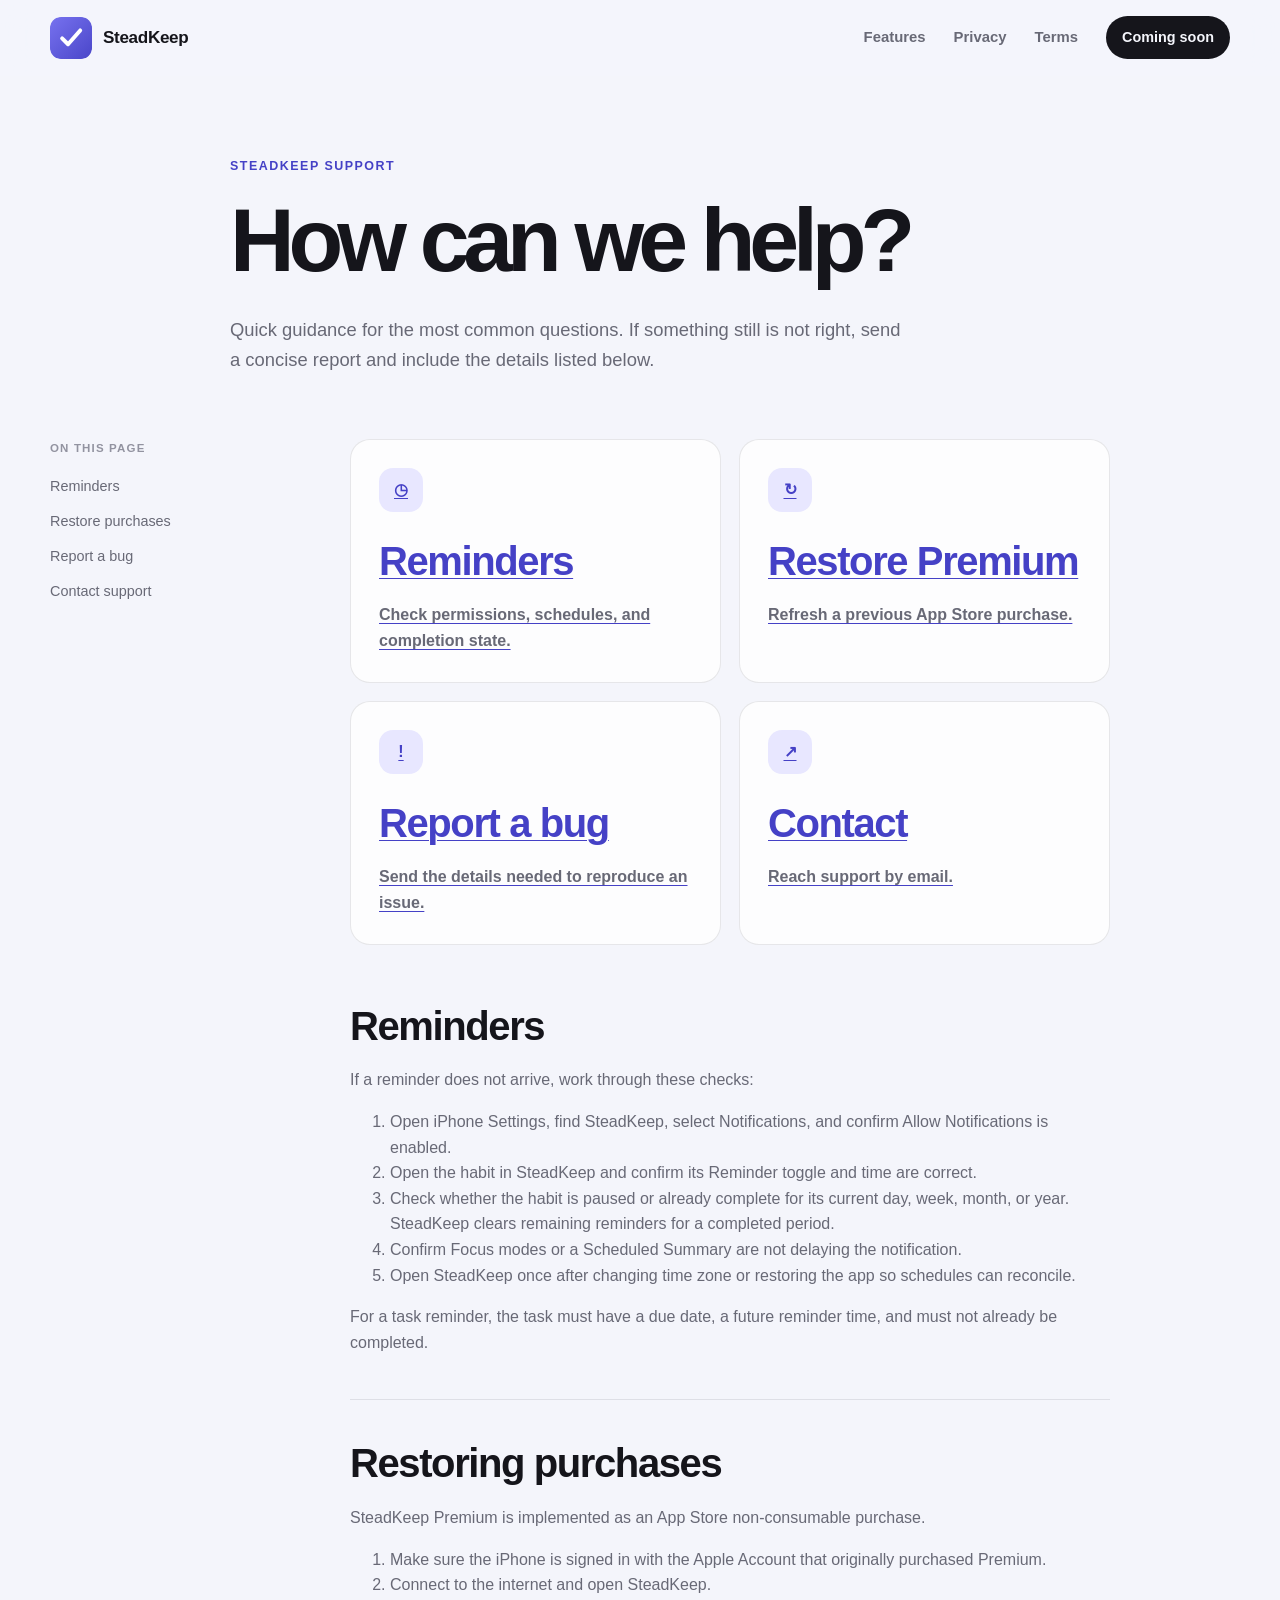
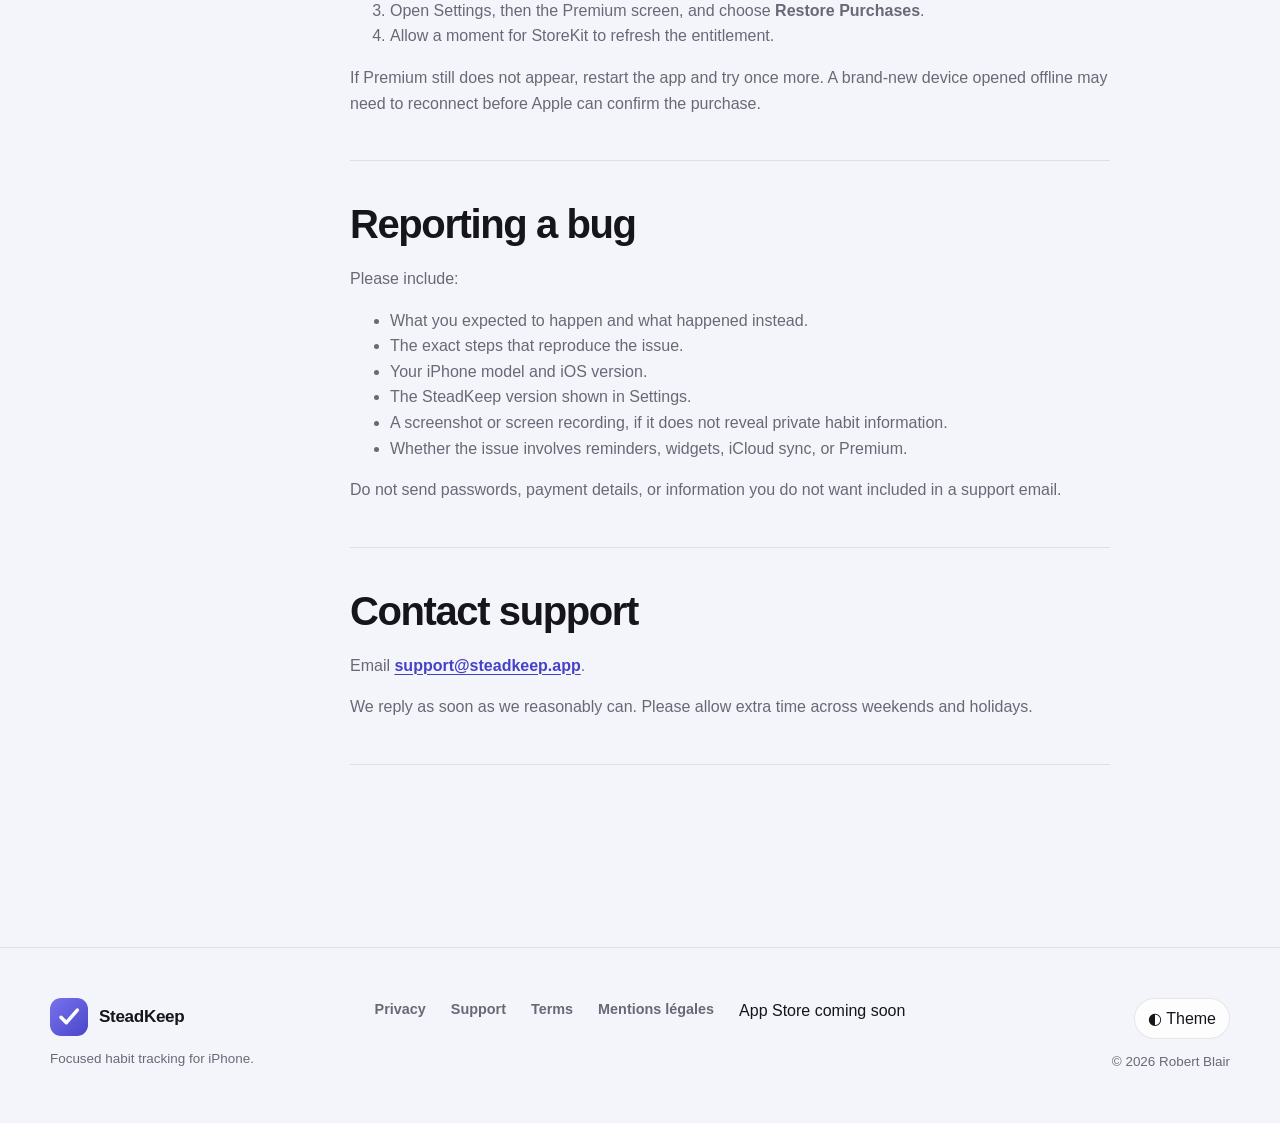
<file: support.html>
<!doctype html>
<html lang="en">
<head>
  <meta charset="utf-8">
  <meta name="viewport" content="width=device-width, initial-scale=1">
  <title>Support — SteadKeep</title>
  <meta name="description" content="Help with SteadKeep reminders, restoring Premium, reporting bugs, and contacting support.">
  <meta property="og:type" content="website">
  <meta property="og:title" content="Support — SteadKeep">
  <meta property="og:description" content="Help with reminders, restoring Premium, reporting bugs, and contacting SteadKeep support.">
  <meta property="og:image" content="https://steadkeep.app/assets/social/social-card.svg">
  <link rel="canonical" href="https://steadkeep.app/support.html">
  <link rel="icon" href="assets/icons/favicon.svg" type="image/svg+xml">
  <link rel="apple-touch-icon" href="assets/icons/apple-touch-icon.svg">
  <link rel="stylesheet" href="css/styles.css">
  <script src="js/main.js" defer></script>
</head>
<body>
  <a class="skip-link" href="#main-content">Skip to main content</a>
  <header class="site-header" data-site-header>
    <div class="container header-inner">
      <a class="brand" href="index.html" aria-label="SteadKeep home"><img src="assets/icons/brand-mark.svg" width="42" height="42" alt=""><span>SteadKeep</span></a>
      <button class="nav-toggle" type="button" aria-expanded="false" aria-controls="primary-navigation"><span class="sr-only">Open navigation</span><span aria-hidden="true"></span><span aria-hidden="true"></span></button>
      <nav class="site-nav" id="primary-navigation" aria-label="Primary navigation">
        <a href="index.html#features">Features</a><a href="privacy.html">Privacy</a><a href="terms.html">Terms</a>
        <span class="button button-small" aria-label="SteadKeep is coming soon to the App Store">Coming soon</span>
      </nav>
    </div>
  </header>

  <main id="main-content">
    <header class="page-hero">
      <div class="container page-hero-inner">
        <p class="eyebrow">SteadKeep support</p>
        <h1>How can we help?</h1>
        <p>Quick guidance for the most common questions. If something still is not right, send a concise report and include the details listed below.</p>
      </div>
    </header>

    <div class="container content-layout">
      <nav class="toc" aria-label="Support contents">
        <p>On this page</p>
        <a href="#reminders">Reminders</a>
        <a href="#restore">Restore purchases</a>
        <a href="#bugs">Report a bug</a>
        <a href="#contact">Contact support</a>
      </nav>

      <article class="prose">
        <div class="support-cards" aria-label="Support topics">
          <a class="support-card" href="#reminders"><span class="support-icon" aria-hidden="true">◷</span><h2>Reminders</h2><p>Check permissions, schedules, and completion state.</p></a>
          <a class="support-card" href="#restore"><span class="support-icon" aria-hidden="true">↻</span><h2>Restore Premium</h2><p>Refresh a previous App Store purchase.</p></a>
          <a class="support-card" href="#bugs"><span class="support-icon" aria-hidden="true">!</span><h2>Report a bug</h2><p>Send the details needed to reproduce an issue.</p></a>
          <a class="support-card" href="#contact"><span class="support-icon" aria-hidden="true">↗</span><h2>Contact</h2><p>Reach support by email.</p></a>
        </div>

        <section id="reminders">
          <h2>Reminders</h2>
          <p>If a reminder does not arrive, work through these checks:</p>
          <ol>
            <li>Open iPhone Settings, find SteadKeep, select Notifications, and confirm Allow Notifications is enabled.</li>
            <li>Open the habit in SteadKeep and confirm its Reminder toggle and time are correct.</li>
            <li>Check whether the habit is paused or already complete for its current day, week, month, or year. SteadKeep clears remaining reminders for a completed period.</li>
            <li>Confirm Focus modes or a Scheduled Summary are not delaying the notification.</li>
            <li>Open SteadKeep once after changing time zone or restoring the app so schedules can reconcile.</li>
          </ol>
          <p>For a task reminder, the task must have a due date, a future reminder time, and must not already be completed.</p>
        </section>

        <section id="restore">
          <h2>Restoring purchases</h2>
          <p>SteadKeep Premium is implemented as an App Store non-consumable purchase.</p>
          <ol>
            <li>Make sure the iPhone is signed in with the Apple Account that originally purchased Premium.</li>
            <li>Connect to the internet and open SteadKeep.</li>
            <li>Open Settings, then the Premium screen, and choose <strong>Restore Purchases</strong>.</li>
            <li>Allow a moment for StoreKit to refresh the entitlement.</li>
          </ol>
          <p>If Premium still does not appear, restart the app and try once more. A brand-new device opened offline may need to reconnect before Apple can confirm the purchase.</p>
        </section>

        <section id="bugs">
          <h2>Reporting a bug</h2>
          <p>Please include:</p>
          <ul>
            <li>What you expected to happen and what happened instead.</li>
            <li>The exact steps that reproduce the issue.</li>
            <li>Your iPhone model and iOS version.</li>
            <li>The SteadKeep version shown in Settings.</li>
            <li>A screenshot or screen recording, if it does not reveal private habit information.</li>
            <li>Whether the issue involves reminders, widgets, iCloud sync, or Premium.</li>
          </ul>
          <p>Do not send passwords, payment details, or information you do not want included in a support email.</p>
        </section>

        <section id="contact">
          <h2>Contact support</h2>
          <p>Email <a href="mailto:support@steadkeep.app?subject=SteadKeep%20Support">support@steadkeep.app</a>.</p>
          <p>We reply as soon as we reasonably can. Please allow extra time across weekends and holidays.</p>
        </section>
      </article>
    </div>
  </main>

  <footer class="site-footer">
    <div class="container footer-grid">
      <div><a class="brand footer-brand" href="index.html"><img src="assets/icons/brand-mark.svg" width="38" height="38" alt=""><span>SteadKeep</span></a><p>Focused habit tracking for iPhone.</p></div>
      <nav aria-label="Footer navigation"><a href="privacy.html">Privacy</a><a href="support.html" aria-current="page">Support</a><a href="terms.html">Terms</a><a href="mentions-legales.html">Mentions légales</a><span>App Store coming soon</span></nav>
      <div class="footer-meta"><button class="theme-toggle" type="button" data-theme-toggle aria-label="Switch color theme"><span aria-hidden="true">◐</span> Theme</button><p>© <span data-current-year>2026</span> Robert Blair</p></div>
    </div>
  </footer>
</body>
</html>
</file>
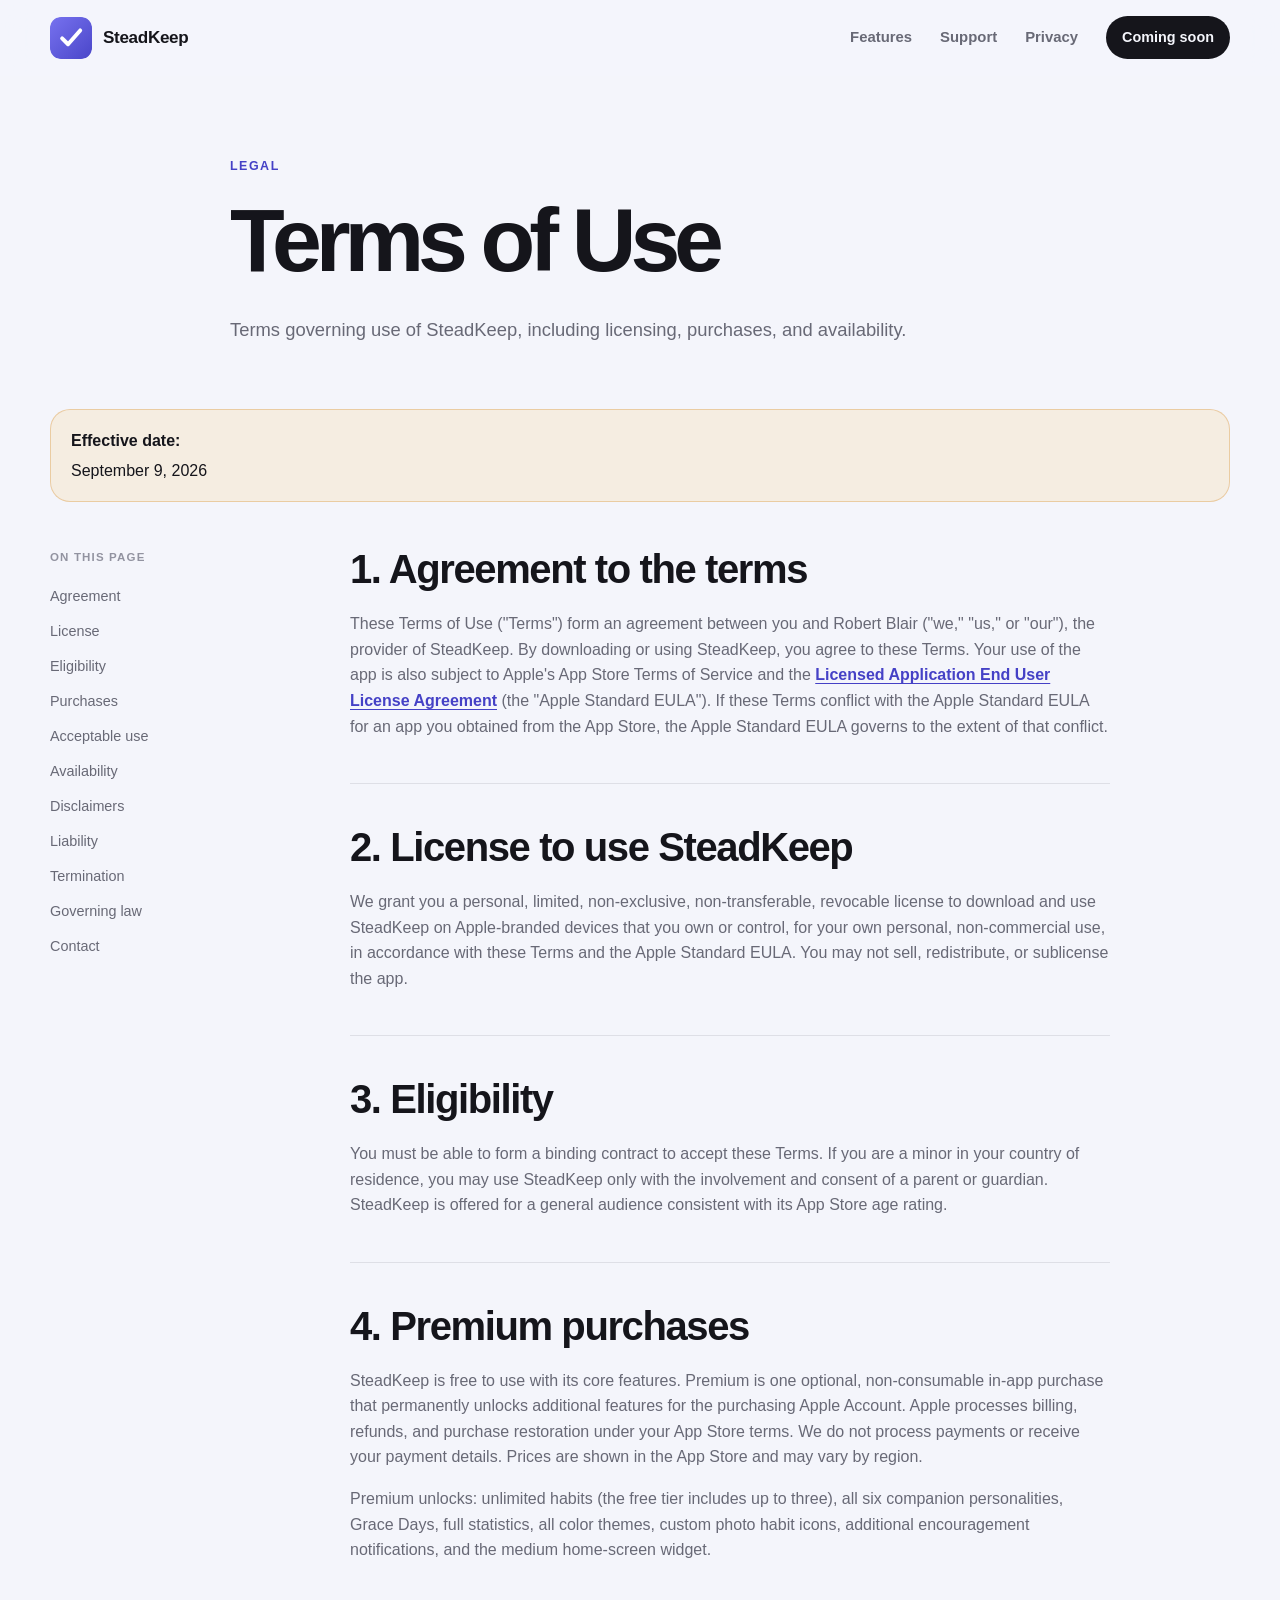
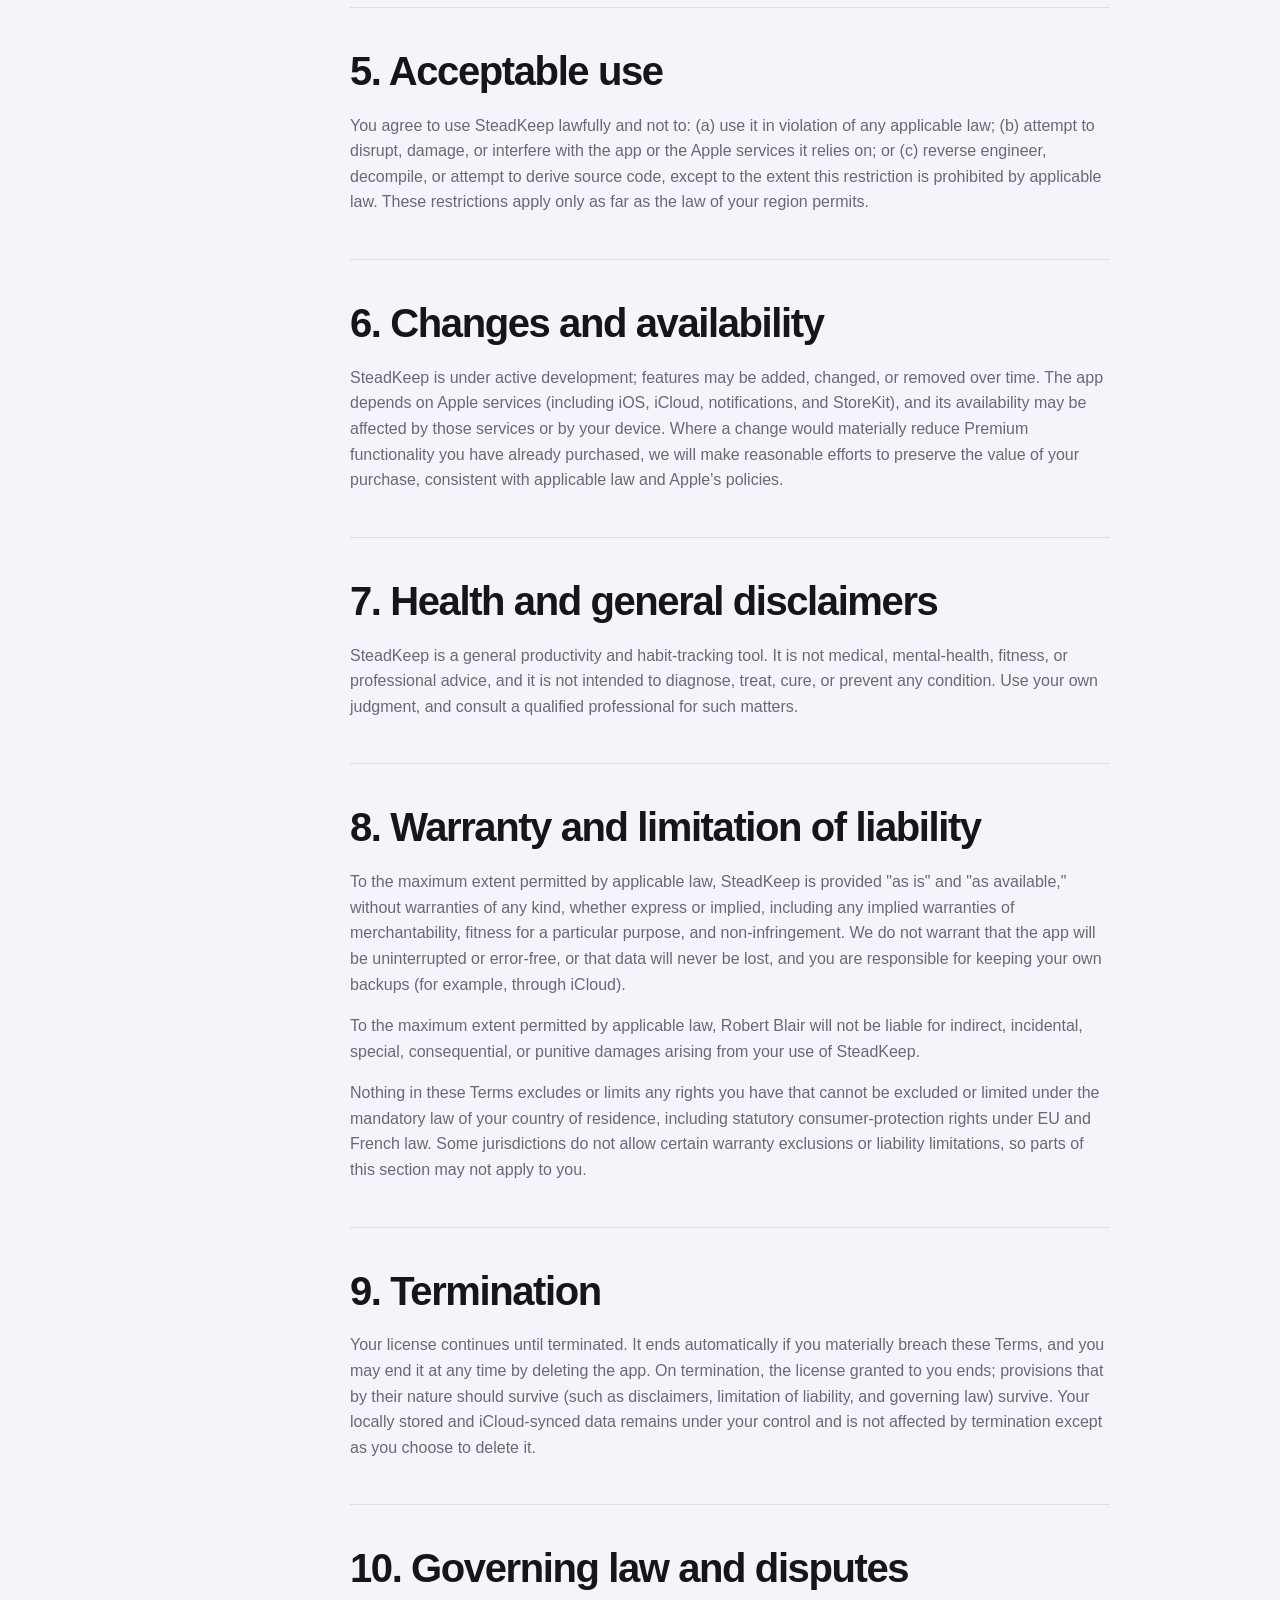
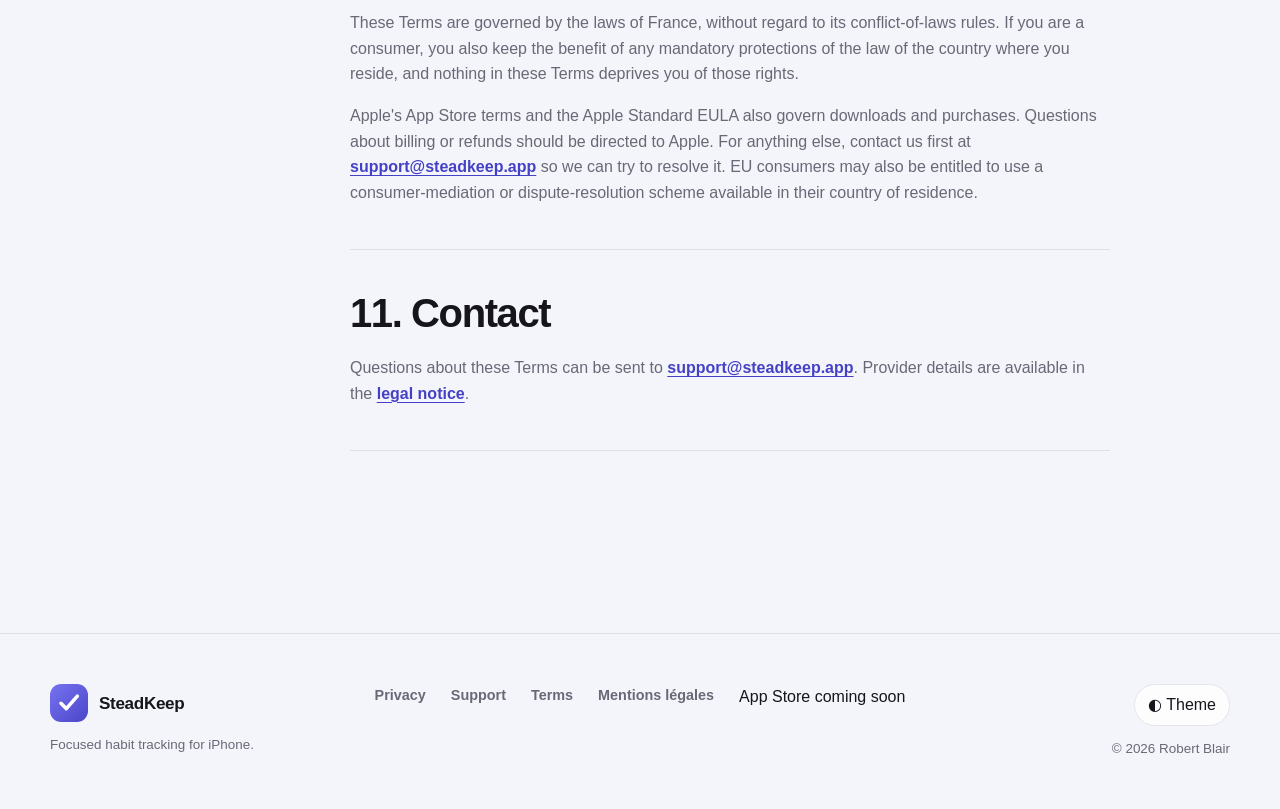
<file: terms.html>
<!doctype html>
<html lang="en">
<head>
  <meta charset="utf-8">
  <meta name="viewport" content="width=device-width, initial-scale=1">
  <title>Terms of Use — SteadKeep</title>
  <meta name="description" content="Terms governing use of the SteadKeep iPhone habit tracker, including licensing, purchases, and availability.">
  <meta property="og:type" content="website">
  <meta property="og:title" content="Terms of Use — SteadKeep">
  <meta property="og:description" content="Terms governing use of SteadKeep, including licensing, purchases, and availability.">
  <meta property="og:image" content="https://steadkeep.app/assets/social/social-card.svg">
  <link rel="canonical" href="https://steadkeep.app/terms.html">
  <link rel="icon" href="assets/icons/favicon.svg" type="image/svg+xml">
  <link rel="apple-touch-icon" href="assets/icons/apple-touch-icon.svg">
  <link rel="stylesheet" href="css/styles.css">
  <script src="js/main.js" defer></script>
</head>
<body>
  <a class="skip-link" href="#main-content">Skip to main content</a>
  <header class="site-header" data-site-header>
    <div class="container header-inner">
      <a class="brand" href="index.html" aria-label="SteadKeep home"><img src="assets/icons/brand-mark.svg" width="42" height="42" alt=""><span>SteadKeep</span></a>
      <button class="nav-toggle" type="button" aria-expanded="false" aria-controls="primary-navigation"><span class="sr-only">Open navigation</span><span aria-hidden="true"></span><span aria-hidden="true"></span></button>
      <nav class="site-nav" id="primary-navigation" aria-label="Primary navigation">
        <a href="index.html#features">Features</a><a href="support.html">Support</a><a href="privacy.html">Privacy</a>
        <span class="button button-small" aria-label="SteadKeep is coming soon to the App Store">Coming soon</span>
      </nav>
    </div>
  </header>

  <main id="main-content">
    <header class="page-hero">
      <div class="container page-hero-inner">
        <p class="eyebrow">Legal</p>
        <h1>Terms of Use</h1>
        <p>Terms governing use of SteadKeep, including licensing, purchases, and availability.</p>
      </div>
    </header>

    <div class="container">
      <aside class="effective-date-banner" role="note">
        <strong>Effective date:</strong> September 9, 2026
      </aside>
    </div>

    <div class="container content-layout">
      <nav class="toc" aria-label="Terms contents">
        <p>On this page</p>
        <a href="#agreement">Agreement</a>
        <a href="#license">License</a>
        <a href="#eligibility">Eligibility</a>
        <a href="#purchases">Purchases</a>
        <a href="#conduct">Acceptable use</a>
        <a href="#availability">Availability</a>
        <a href="#disclaimers">Disclaimers</a>
        <a href="#liability">Liability</a>
        <a href="#termination">Termination</a>
        <a href="#law">Governing law</a>
        <a href="#contact">Contact</a>
      </nav>

      <article class="prose">
        <section id="agreement">
          <h2>1. Agreement to the terms</h2>
          <p>These Terms of Use ("Terms") form an agreement between you and Robert Blair ("we," "us," or "our"), the provider of SteadKeep. By downloading or using SteadKeep, you agree to these Terms. Your use of the app is also subject to Apple's App Store Terms of Service and the <a href="https://www.apple.com/legal/internet-services/itunes/dev/stdeula/" rel="noopener">Licensed Application End User License Agreement</a> (the "Apple Standard EULA"). If these Terms conflict with the Apple Standard EULA for an app you obtained from the App Store, the Apple Standard EULA governs to the extent of that conflict.</p>
        </section>

        <section id="license">
          <h2>2. License to use SteadKeep</h2>
          <p>We grant you a personal, limited, non-exclusive, non-transferable, revocable license to download and use SteadKeep on Apple-branded devices that you own or control, for your own personal, non-commercial use, in accordance with these Terms and the Apple Standard EULA. You may not sell, redistribute, or sublicense the app.</p>
        </section>

        <section id="eligibility">
          <h2>3. Eligibility</h2>
          <p>You must be able to form a binding contract to accept these Terms. If you are a minor in your country of residence, you may use SteadKeep only with the involvement and consent of a parent or guardian. SteadKeep is offered for a general audience consistent with its App Store age rating.</p>
        </section>

        <section id="purchases">
          <h2>4. Premium purchases</h2>
          <p>SteadKeep is free to use with its core features. Premium is one optional, non-consumable in-app purchase that permanently unlocks additional features for the purchasing Apple Account. Apple processes billing, refunds, and purchase restoration under your App Store terms. We do not process payments or receive your payment details. Prices are shown in the App Store and may vary by region.</p>
          <p>Premium unlocks: unlimited habits (the free tier includes up to three), all six companion personalities, Grace Days, full statistics, all color themes, custom photo habit icons, additional encouragement notifications, and the medium home-screen widget.</p>
        </section>

        <section id="conduct">
          <h2>5. Acceptable use</h2>
          <p>You agree to use SteadKeep lawfully and not to: (a) use it in violation of any applicable law; (b) attempt to disrupt, damage, or interfere with the app or the Apple services it relies on; or (c) reverse engineer, decompile, or attempt to derive source code, except to the extent this restriction is prohibited by applicable law. These restrictions apply only as far as the law of your region permits.</p>
        </section>

        <section id="availability">
          <h2>6. Changes and availability</h2>
          <p>SteadKeep is under active development; features may be added, changed, or removed over time. The app depends on Apple services (including iOS, iCloud, notifications, and StoreKit), and its availability may be affected by those services or by your device. Where a change would materially reduce Premium functionality you have already purchased, we will make reasonable efforts to preserve the value of your purchase, consistent with applicable law and Apple's policies.</p>
        </section>

        <section id="disclaimers">
          <h2>7. Health and general disclaimers</h2>
          <p>SteadKeep is a general productivity and habit-tracking tool. It is not medical, mental-health, fitness, or professional advice, and it is not intended to diagnose, treat, cure, or prevent any condition. Use your own judgment, and consult a qualified professional for such matters.</p>
        </section>

        <section id="liability">
          <h2>8. Warranty and limitation of liability</h2>
          <p>To the maximum extent permitted by applicable law, SteadKeep is provided "as is" and "as available," without warranties of any kind, whether express or implied, including any implied warranties of merchantability, fitness for a particular purpose, and non-infringement. We do not warrant that the app will be uninterrupted or error-free, or that data will never be lost, and you are responsible for keeping your own backups (for example, through iCloud).</p>
          <p>To the maximum extent permitted by applicable law, Robert Blair will not be liable for indirect, incidental, special, consequential, or punitive damages arising from your use of SteadKeep.</p>
          <p>Nothing in these Terms excludes or limits any rights you have that cannot be excluded or limited under the mandatory law of your country of residence, including statutory consumer-protection rights under EU and French law. Some jurisdictions do not allow certain warranty exclusions or liability limitations, so parts of this section may not apply to you.</p>
        </section>

        <section id="termination">
          <h2>9. Termination</h2>
          <p>Your license continues until terminated. It ends automatically if you materially breach these Terms, and you may end it at any time by deleting the app. On termination, the license granted to you ends; provisions that by their nature should survive (such as disclaimers, limitation of liability, and governing law) survive. Your locally stored and iCloud-synced data remains under your control and is not affected by termination except as you choose to delete it.</p>
        </section>

        <section id="law">
          <h2>10. Governing law and disputes</h2>
          <p>These Terms are governed by the laws of France, without regard to its conflict-of-laws rules. If you are a consumer, you also keep the benefit of any mandatory protections of the law of the country where you reside, and nothing in these Terms deprives you of those rights.</p>
          <p>Apple's App Store terms and the Apple Standard EULA also govern downloads and purchases. Questions about billing or refunds should be directed to Apple. For anything else, contact us first at <a href="mailto:support@steadkeep.app">support@steadkeep.app</a> so we can try to resolve it. EU consumers may also be entitled to use a consumer-mediation or dispute-resolution scheme available in their country of residence.</p>
        </section>

        <section id="contact">
          <h2>11. Contact</h2>
          <p>Questions about these Terms can be sent to <a href="mailto:support@steadkeep.app">support@steadkeep.app</a>. Provider details are available in the <a href="mentions-legales.html">legal notice</a>.</p>
        </section>
      </article>
    </div>
  </main>

  <footer class="site-footer">
    <div class="container footer-grid">
      <div><a class="brand footer-brand" href="index.html"><img src="assets/icons/brand-mark.svg" width="38" height="38" alt=""><span>SteadKeep</span></a><p>Focused habit tracking for iPhone.</p></div>
      <nav aria-label="Footer navigation"><a href="privacy.html">Privacy</a><a href="support.html">Support</a><a href="terms.html" aria-current="page">Terms</a><a href="mentions-legales.html">Mentions légales</a><span>App Store coming soon</span></nav>
      <div class="footer-meta"><button class="theme-toggle" type="button" data-theme-toggle aria-label="Switch color theme"><span aria-hidden="true">◐</span> Theme</button><p>© <span data-current-year>2026</span> Robert Blair</p></div>
    </div>
  </footer>
</body>
</html>
</file>
<file: css/styles.css>
/* SteadKeep design tokens */
:root {
  color-scheme: light dark;
  --color-accent: #5b57df;
  --color-accent-strong: #4541c6;
  --color-accent-soft: #e8e7ff;
  --color-success: #2f9b67;
  --color-ink: #15151b;
  --color-muted: #686976;
  --color-subtle: #9293a0;
  --color-canvas: #f4f5fb;
  --color-canvas-alt: #eceef8;
  --color-surface: rgba(255, 255, 255, 0.78);
  --color-surface-solid: #fff;
  --color-border: rgba(30, 31, 41, 0.1);
  --color-header: rgba(244, 245, 251, 0.78);
  --color-dark-button: #16171d;
  --shadow-card: 0 20px 60px rgba(57, 56, 105, 0.1);
  --shadow-phone: 0 30px 80px rgba(42, 42, 85, 0.2);
  --radius-sm: 12px;
  --radius-md: 20px;
  --radius-lg: 32px;
  --radius-xl: 48px;
  --container: 1180px;
  --header-height: 76px;
  --font-sans: -apple-system, BlinkMacSystemFont, "SF Pro Display", "Segoe UI", Helvetica, Arial, sans-serif;
}

[data-theme="dark"] {
  --color-accent: #8d89ff;
  --color-accent-strong: #aaa7ff;
  --color-accent-soft: #292743;
  --color-success: #55c98c;
  --color-ink: #f5f5f8;
  --color-muted: #b2b3bd;
  --color-subtle: #858691;
  --color-canvas: #0d0e14;
  --color-canvas-alt: #13151e;
  --color-surface: rgba(27, 29, 40, 0.78);
  --color-surface-solid: #1b1d28;
  --color-border: rgba(255, 255, 255, 0.1);
  --color-header: rgba(13, 14, 20, 0.8);
  --color-dark-button: #f5f5f8;
  --shadow-card: 0 20px 60px rgba(0, 0, 0, 0.25);
  --shadow-phone: 0 30px 80px rgba(0, 0, 0, 0.42);
}

@media (prefers-color-scheme: dark) {
  :root:not([data-theme="light"]) {
    --color-accent: #8d89ff;
    --color-accent-strong: #aaa7ff;
    --color-accent-soft: #292743;
    --color-success: #55c98c;
    --color-ink: #f5f5f8;
    --color-muted: #b2b3bd;
    --color-subtle: #858691;
    --color-canvas: #0d0e14;
    --color-canvas-alt: #13151e;
    --color-surface: rgba(27, 29, 40, 0.78);
    --color-surface-solid: #1b1d28;
    --color-border: rgba(255, 255, 255, 0.1);
    --color-header: rgba(13, 14, 20, 0.8);
    --color-dark-button: #f5f5f8;
    --shadow-card: 0 20px 60px rgba(0, 0, 0, 0.25);
    --shadow-phone: 0 30px 80px rgba(0, 0, 0, 0.42);
  }
}

*,
*::before,
*::after {
  box-sizing: border-box;
}

html {
  scroll-behavior: smooth;
  scroll-padding-top: calc(var(--header-height) + 24px);
}

body {
  margin: 0;
  overflow-x: clip;
  background: var(--color-canvas);
  color: var(--color-ink);
  font-family: var(--font-sans);
  font-size: 16px;
  line-height: 1.6;
  text-rendering: optimizeLegibility;
  -webkit-font-smoothing: antialiased;
}

img,
svg {
  display: block;
  max-width: 100%;
}

a {
  color: inherit;
  text-decoration-thickness: 0.08em;
  text-underline-offset: 0.2em;
}

button,
a {
  -webkit-tap-highlight-color: transparent;
}

button {
  color: inherit;
  font: inherit;
}

:focus-visible {
  outline: 3px solid var(--color-accent);
  outline-offset: 4px;
  border-radius: 6px;
}

.skip-link {
  position: fixed;
  z-index: 999;
  top: 12px;
  left: 12px;
  transform: translateY(-160%);
  padding: 10px 16px;
  border-radius: var(--radius-sm);
  background: var(--color-ink);
  color: var(--color-canvas);
  font-weight: 700;
}

.skip-link:focus {
  transform: translateY(0);
}

.sr-only {
  position: absolute;
  width: 1px;
  height: 1px;
  padding: 0;
  margin: -1px;
  overflow: hidden;
  clip: rect(0, 0, 0, 0);
  white-space: nowrap;
  border: 0;
}

.container {
  width: min(calc(100% - 40px), var(--container));
  margin-inline: auto;
}

.section {
  padding-block: 88px;
}

.site-header {
  position: sticky;
  z-index: 100;
  top: 0;
  height: var(--header-height);
  border-bottom: 1px solid transparent;
  background: var(--color-header);
  -webkit-backdrop-filter: saturate(180%) blur(18px);
  backdrop-filter: saturate(180%) blur(18px);
  transition: border-color 180ms ease, box-shadow 180ms ease;
}

.site-header.is-scrolled {
  border-color: var(--color-border);
  box-shadow: 0 8px 30px rgba(28, 28, 49, 0.05);
}

.header-inner {
  display: flex;
  align-items: center;
  justify-content: space-between;
  min-height: 100%;
}

.brand {
  display: inline-flex;
  align-items: center;
  gap: 11px;
  color: var(--color-ink);
  font-size: 1.07rem;
  font-weight: 760;
  letter-spacing: -0.02em;
  text-decoration: none;
}

.brand img {
  border-radius: 11px;
}

.site-nav {
  display: flex;
  align-items: center;
  gap: 28px;
}

.site-nav > a:not(.button) {
  color: var(--color-muted);
  font-size: 0.93rem;
  font-weight: 600;
  text-decoration: none;
}

.site-nav > a:hover {
  color: var(--color-ink);
}

.button {
  display: inline-flex;
  min-height: 46px;
  align-items: center;
  justify-content: center;
  gap: 8px;
  padding: 11px 18px;
  border: 1px solid transparent;
  border-radius: 999px;
  background: var(--color-ink);
  color: var(--color-canvas);
  font-weight: 720;
  text-decoration: none;
}

.button-small {
  min-height: 42px;
  padding: 9px 15px;
  font-size: 0.9rem;
}

.verify-badge {
  border: 1px solid rgba(194, 110, 0, 0.28);
  border-radius: 999px;
  background: rgba(255, 166, 0, 0.12);
  color: #9b5700;
  font-size: 0.66rem;
  font-weight: 750;
  letter-spacing: 0.03em;
  line-height: 1.1;
  text-transform: uppercase;
}

[data-theme="dark"] .verify-badge {
  color: #ffc46d;
}

.nav-toggle {
  display: none;
}

.hero {
  position: relative;
  min-height: calc(100svh - var(--header-height));
  padding-top: 68px;
  overflow: hidden;
}

.hero::before {
  position: absolute;
  z-index: -1;
  top: -220px;
  left: 42%;
  width: 860px;
  height: 860px;
  border-radius: 50%;
  background: radial-gradient(circle, rgba(123, 118, 239, 0.2), transparent 64%);
  content: "";
  pointer-events: none;
}

.hero-grid {
  display: grid;
  min-height: 680px;
  align-items: center;
  grid-template-columns: minmax(0, 1.02fr) minmax(380px, 0.98fr);
  gap: 72px;
}

.eyebrow {
  margin: 0 0 18px;
  color: var(--color-accent-strong);
  font-size: 0.78rem;
  font-weight: 800;
  letter-spacing: 0.12em;
  line-height: 1.4;
  text-transform: uppercase;
}

.eyebrow-dot {
  display: inline-block;
  width: 7px;
  height: 7px;
  margin-right: 8px;
  border-radius: 50%;
  background: var(--color-accent);
  box-shadow: 0 0 0 6px var(--color-accent-soft);
  vertical-align: 1px;
}

h1,
h2,
h3,
p {
  overflow-wrap: break-word;
}

h1,
h2,
h3 {
  margin-top: 0;
  line-height: 1.07;
}

h1 {
  max-width: 760px;
  margin-bottom: 26px;
  font-size: clamp(3.4rem, 7.4vw, 6.8rem);
  font-weight: 780;
  letter-spacing: -0.068em;
}

h2 {
  margin-bottom: 20px;
  font-size: clamp(2.35rem, 5vw, 4.7rem);
  font-weight: 760;
  letter-spacing: -0.055em;
}

h3 {
  margin-bottom: 12px;
  font-size: 1.35rem;
  letter-spacing: -0.025em;
}

.hero-lede {
  max-width: 660px;
  margin: 0 0 32px;
  color: var(--color-muted);
  font-size: clamp(1.08rem, 2vw, 1.3rem);
}

.hero-actions {
  display: flex;
  align-items: center;
  flex-wrap: wrap;
  gap: 14px;
}

.app-store-button {
  display: inline-flex;
  min-height: 62px;
  align-items: center;
  gap: 11px;
  padding: 9px 20px 10px 17px;
  border: 1px solid rgba(255, 255, 255, 0.16);
  border-radius: 15px;
  background: #0f1015;
  box-shadow: 0 10px 26px rgba(15, 16, 21, 0.14);
  color: #fff;
  line-height: 1.05;
  text-decoration: none;
  transition: transform 180ms ease, box-shadow 180ms ease;
}

.app-store-button:hover {
  box-shadow: 0 14px 32px rgba(15, 16, 21, 0.22);
  transform: translateY(-2px);
}

.app-store-button svg {
  width: 28px;
  fill: currentColor;
}

.app-store-button span {
  font-size: 1.16rem;
  font-weight: 650;
  letter-spacing: -0.02em;
}

.app-store-button small {
  display: block;
  margin-bottom: 3px;
  font-size: 0.68rem;
  font-weight: 500;
  letter-spacing: 0;
}

.hero-facts {
  display: flex;
  padding: 0;
  margin: 28px 0 0;
  color: var(--color-muted);
  flex-wrap: wrap;
  font-size: 0.84rem;
  font-weight: 650;
  gap: 10px 24px;
  list-style: none;
}

.hero-facts li::before {
  margin-right: 8px;
  color: var(--color-success);
  content: "✓";
}

.hero-visual {
  position: relative;
  display: grid;
  min-height: 660px;
  place-items: center;
}

.hero-glow {
  position: absolute;
  width: min(100%, 540px);
  aspect-ratio: 1;
  border-radius: 50%;
  background: linear-gradient(145deg, rgba(104, 99, 225, 0.26), rgba(174, 213, 252, 0.2));
  filter: blur(2px);
}

.phone-frame {
  position: relative;
  overflow: hidden;
  margin: 0;
  border: 7px solid #17181d;
  border-radius: 50px;
  background: #17181d;
  box-shadow: var(--shadow-phone);
}

.phone-frame img {
  width: 100%;
  height: auto;
}

.phone-frame-hero {
  width: min(68vw, 342px);
  transform: rotate(2.2deg);
}

.floating-chip {
  position: absolute;
  display: flex;
  align-items: center;
  gap: 10px;
  padding: 12px 14px;
  border: 1px solid rgba(255, 255, 255, 0.6);
  border-radius: 17px;
  background: var(--color-surface);
  box-shadow: var(--shadow-card);
  -webkit-backdrop-filter: blur(16px);
  backdrop-filter: blur(16px);
}

.floating-chip strong,
.floating-chip small {
  display: block;
}

.floating-chip strong {
  font-size: 0.88rem;
}

.floating-chip small {
  color: var(--color-muted);
  font-size: 0.68rem;
}

.chip-progress {
  top: 19%;
  right: -2%;
}

.chip-streak {
  bottom: 14%;
  left: -8%;
}

.mini-ring {
  width: 33px;
  height: 33px;
  border: 5px solid var(--color-accent-soft);
  border-top-color: var(--color-accent);
  border-right-color: var(--color-accent);
  border-radius: 50%;
  transform: rotate(15deg);
}

.signal-strip {
  border-block: 1px solid var(--color-border);
  background: var(--color-surface);
}

.signal-grid {
  display: flex;
  min-height: 92px;
  align-items: center;
  justify-content: space-between;
  gap: 32px;
}

.signal-grid p {
  margin: 0;
  color: var(--color-muted);
  font-size: 0.83rem;
  font-weight: 700;
  letter-spacing: 0.08em;
  text-transform: uppercase;
}

.signal-grid ul {
  display: flex;
  padding: 0;
  margin: 0;
  flex-wrap: wrap;
  gap: 16px 38px;
  list-style: none;
}

.signal-grid li {
  font-weight: 720;
}

.section-heading {
  margin-bottom: 54px;
}

.section-heading > p:not(.eyebrow) {
  max-width: 600px;
  margin: 0;
  color: var(--color-muted);
  font-size: 1.05rem;
}

.split-heading {
  display: grid;
  align-items: end;
  grid-template-columns: 1.15fr 0.75fr;
  gap: 70px;
}

.centered-heading {
  max-width: 800px;
  margin-inline: auto;
  text-align: center;
}

.centered-heading > p:not(.eyebrow) {
  margin-inline: auto;
}

.product-showcase {
  padding-top: 120px;
}

.screenshot-stage {
  display: flex;
  min-height: 690px;
  align-items: end;
  justify-content: center;
  padding: 58px 48px 0;
  margin-bottom: 84px;
  overflow: hidden;
  border: 1px solid var(--color-border);
  border-radius: var(--radius-xl);
  background:
    radial-gradient(circle at 50% 6%, rgba(128, 124, 239, 0.25), transparent 42%),
    linear-gradient(145deg, var(--color-canvas-alt), var(--color-surface-solid));
}

.showcase-phone {
  width: 290px;
  flex: none;
}

.showcase-phone figcaption {
  position: absolute;
  width: 1px;
  height: 1px;
  overflow: hidden;
  clip: rect(0, 0, 0, 0);
}

.showcase-phone-left {
  transform: translate(55px, 80px) rotate(-8deg);
}

.showcase-phone-center {
  z-index: 2;
  width: 326px;
}

.showcase-phone-right {
  transform: translate(-55px, 80px) rotate(8deg);
}

.benefit-grid {
  display: grid;
  grid-template-columns: repeat(4, 1fr);
  gap: 18px;
}

.benefit-card {
  position: relative;
  min-height: 320px;
  padding: 30px;
  border: 1px solid var(--color-border);
  border-radius: var(--radius-md);
  background: var(--color-surface);
  box-shadow: 0 10px 30px rgba(55, 53, 91, 0.04);
}

.benefit-card p {
  margin: 0;
  color: var(--color-muted);
  font-size: 0.94rem;
}

.benefit-number {
  position: absolute;
  top: 25px;
  right: 25px;
  color: var(--color-subtle);
  font-size: 0.72rem;
  font-weight: 750;
  letter-spacing: 0.12em;
}

.benefit-icon {
  display: grid;
  width: 52px;
  height: 52px;
  margin-bottom: 68px;
  border-radius: 16px;
  background: var(--color-accent-soft);
  color: var(--color-accent-strong);
  font-size: 1.3rem;
  font-weight: 800;
  place-items: center;
}

.steps-section {
  background: var(--color-ink);
  color: var(--color-canvas);
}

.steps-section .eyebrow {
  color: #aaa7ff;
}

.steps-section .section-heading > p:not(.eyebrow),
.steps li p {
  color: color-mix(in srgb, var(--color-canvas) 68%, transparent);
}

.steps {
  display: grid;
  padding: 0;
  margin: 0;
  counter-reset: steps;
  grid-template-columns: repeat(3, 1fr);
  list-style: none;
}

.steps li {
  display: grid;
  min-height: 250px;
  align-content: space-between;
  padding: 26px 34px 10px;
  border-left: 1px solid color-mix(in srgb, var(--color-canvas) 18%, transparent);
}

.steps li:last-child {
  border-right: 1px solid color-mix(in srgb, var(--color-canvas) 18%, transparent);
}

.step-number {
  display: grid;
  width: 42px;
  height: 42px;
  border: 1px solid color-mix(in srgb, var(--color-canvas) 24%, transparent);
  border-radius: 50%;
  color: #aaa7ff;
  font-size: 0.83rem;
  font-weight: 750;
  place-items: center;
}

.steps li p {
  margin: 0;
}

.personality-section {
  overflow: hidden;
}

.personality-grid,
.widget-grid {
  display: grid;
  min-height: 680px;
  align-items: center;
  grid-template-columns: 0.8fr 1.2fr;
  gap: 100px;
}

.personality-copy p:not(.eyebrow),
.widget-copy > p:not(.eyebrow) {
  color: var(--color-muted);
  font-size: 1.08rem;
}

.personality-phone {
  width: min(100%, 385px);
  justify-self: center;
  transform: rotate(2deg);
}

.check-list {
  padding: 0;
  margin: 28px 0 0;
  list-style: none;
}

.check-list li {
  position: relative;
  padding-left: 30px;
  margin-bottom: 12px;
  color: var(--color-muted);
}

.check-list li::before {
  position: absolute;
  left: 0;
  color: var(--color-accent);
  content: "✓";
  font-weight: 850;
}

.widget-section {
  background:
    radial-gradient(circle at 14% 50%, rgba(107, 103, 230, 0.22), transparent 34%),
    var(--color-canvas-alt);
}

.widget-grid {
  grid-template-columns: 0.95fr 1.05fr;
}

.widget-phone {
  width: min(100%, 390px);
  justify-self: center;
  transform: rotate(-2deg);
}

.fact-row {
  display: grid;
  margin-top: 34px;
  grid-template-columns: repeat(2, 1fr);
  gap: 14px;
}

.fact-row span {
  padding: 20px;
  border: 1px solid var(--color-border);
  border-radius: var(--radius-md);
  background: var(--color-surface);
  color: var(--color-muted);
  font-size: 0.88rem;
}

.fact-row strong {
  display: block;
  margin-bottom: 4px;
  color: var(--color-ink);
  font-size: 1rem;
}

.plan-grid {
  display: grid;
  max-width: 960px;
  margin-inline: auto;
  grid-template-columns: repeat(2, 1fr);
  gap: 22px;
}

.plan-card {
  padding: 38px;
  border: 1px solid var(--color-border);
  border-radius: var(--radius-lg);
  background: var(--color-surface);
  box-shadow: var(--shadow-card);
}

.plan-card-premium {
  border-color: color-mix(in srgb, var(--color-accent) 46%, transparent);
  background:
    linear-gradient(145deg, color-mix(in srgb, var(--color-accent-soft) 66%, var(--color-surface-solid)), var(--color-surface-solid));
}

.plan-kicker {
  margin: 0 0 14px;
  color: var(--color-accent-strong);
  font-size: 0.78rem;
  font-weight: 800;
  letter-spacing: 0.12em;
  text-transform: uppercase;
}

.plan-topline {
  display: flex;
  align-items: center;
  justify-content: space-between;
  gap: 12px;
}

.verify-badge {
  padding: 7px 9px;
}

.legal-note {
  border-left: 3px solid #e29122;
  padding-left: 14px;
  color: var(--color-muted);
  font-size: 0.78rem;
}

.privacy-section {
  padding-top: 30px;
}

.privacy-card {
  display: grid;
  padding: 60px;
  border: 1px solid var(--color-border);
  border-radius: var(--radius-xl);
  background: var(--color-ink);
  box-shadow: var(--shadow-card);
  color: var(--color-canvas);
  grid-template-columns: auto 1fr;
  gap: 42px;
}

.privacy-card .eyebrow {
  color: #aaa7ff;
}

.privacy-card h2 {
  max-width: 760px;
}

.privacy-mark {
  display: grid;
  width: 70px;
  height: 70px;
  border-radius: 22px;
  background: color-mix(in srgb, var(--color-canvas) 10%, transparent);
  color: #aaa7ff;
  font-size: 2.2rem;
  place-items: center;
}

.text-link {
  display: inline-flex;
  margin-top: 12px;
  align-items: center;
  gap: 8px;
  color: #c2c0ff;
  font-weight: 700;
  text-decoration: none;
}

.faq-grid {
  display: grid;
  grid-template-columns: 0.72fr 1.28fr;
  gap: 90px;
}

.faq-list {
  border-top: 1px solid var(--color-border);
}

.faq-list details {
  border-bottom: 1px solid var(--color-border);
}

.faq-list summary {
  position: relative;
  padding: 25px 44px 25px 0;
  cursor: pointer;
  font-size: 1.05rem;
  font-weight: 700;
  list-style: none;
}

.faq-list summary::-webkit-details-marker {
  display: none;
}

.faq-list summary::after {
  position: absolute;
  top: 24px;
  right: 7px;
  color: var(--color-accent);
  content: "+";
  font-size: 1.4rem;
  font-weight: 400;
}

.faq-list details[open] summary::after {
  content: "−";
}

.faq-list details p {
  max-width: 680px;
  padding-right: 38px;
  margin: -4px 0 26px;
  color: var(--color-muted);
}

.final-cta {
  padding-top: 30px;
}

.cta-card {
  padding: 80px 32px;
  overflow: hidden;
  border: 1px solid var(--color-border);
  border-radius: var(--radius-xl);
  background:
    radial-gradient(circle at 50% 120%, rgba(111, 106, 230, 0.35), transparent 52%),
    var(--color-surface);
  text-align: center;
}

.cta-card p:not(.eyebrow) {
  margin: 0 auto 28px;
  color: var(--color-muted);
}

.centered-actions {
  justify-content: center;
}

.site-footer {
  padding: 50px 0;
  margin-top: 40px;
  border-top: 1px solid var(--color-border);
}

.footer-grid {
  display: grid;
  align-items: start;
  grid-template-columns: 1fr auto 1fr;
  gap: 60px;
}

.footer-brand {
  margin-bottom: 12px;
}

.site-footer p {
  margin: 0;
  color: var(--color-muted);
  font-size: 0.84rem;
}

.site-footer nav {
  display: flex;
  flex-wrap: wrap;
  gap: 15px 25px;
}

.site-footer nav a {
  color: var(--color-muted);
  font-size: 0.9rem;
  font-weight: 650;
  text-decoration: none;
}

.footer-meta {
  text-align: right;
}

.theme-toggle {
  min-height: 40px;
  padding: 7px 13px;
  margin-bottom: 12px;
  border: 1px solid var(--color-border);
  border-radius: 999px;
  background: var(--color-surface);
  cursor: pointer;
}

/* Legal and support pages */
.page-hero {
  padding: 82px 0 46px;
}

.page-hero-inner {
  max-width: 820px;
}

.page-hero h1 {
  font-size: clamp(3rem, 7vw, 5.8rem);
}

.page-hero p:not(.eyebrow) {
  max-width: 680px;
  color: var(--color-muted);
  font-size: 1.15rem;
}

.effective-date-banner {
  padding: 18px 20px;
  margin: 0 0 46px;
  border: 1px solid rgba(208, 127, 19, 0.3);
  border-radius: var(--radius-md);
  background: rgba(255, 166, 0, 0.1);
  color: var(--color-ink);
}

.effective-date-banner strong {
  display: block;
  margin-bottom: 4px;
}

.content-layout {
  display: grid;
  padding-bottom: 100px;
  grid-template-columns: 220px minmax(0, 760px);
  gap: 80px;
}

.toc {
  position: sticky;
  top: calc(var(--header-height) + 28px);
  align-self: start;
}

.toc p {
  margin: 0 0 12px;
  color: var(--color-subtle);
  font-size: 0.72rem;
  font-weight: 800;
  letter-spacing: 0.1em;
  text-transform: uppercase;
}

.toc a {
  display: block;
  padding-block: 6px;
  color: var(--color-muted);
  font-size: 0.9rem;
  text-decoration: none;
}

.prose {
  min-width: 0;
}

.prose section {
  padding-bottom: 28px;
  margin-bottom: 42px;
  border-bottom: 1px solid var(--color-border);
}

.prose h2 {
  font-size: clamp(1.8rem, 4vw, 2.5rem);
  letter-spacing: -0.035em;
}

.prose h3 {
  margin-top: 28px;
  font-size: 1.08rem;
}

.prose p,
.prose li {
  color: var(--color-muted);
}

.prose a {
  color: var(--color-accent-strong);
  font-weight: 650;
}

.prose code {
  padding: 2px 5px;
  border-radius: 5px;
  background: var(--color-accent-soft);
  color: var(--color-ink);
}

.support-cards {
  display: grid;
  margin-bottom: 60px;
  grid-template-columns: repeat(2, 1fr);
  gap: 18px;
}

.support-card {
  padding: 28px;
  border: 1px solid var(--color-border);
  border-radius: var(--radius-md);
  background: var(--color-surface);
}

.support-card p {
  margin-bottom: 0;
}

.support-icon {
  display: grid;
  width: 44px;
  height: 44px;
  margin-bottom: 28px;
  border-radius: 14px;
  background: var(--color-accent-soft);
  color: var(--color-accent-strong);
  font-weight: 800;
  place-items: center;
}

.error-page {
  display: grid;
  min-height: calc(100svh - var(--header-height));
  align-items: center;
  padding-block: 60px;
}

.error-layout {
  display: grid;
  align-items: center;
  grid-template-columns: 1fr 0.8fr;
  gap: 80px;
}

.error-code {
  margin: 0;
  color: var(--color-accent);
  font-size: clamp(7rem, 22vw, 16rem);
  font-weight: 820;
  letter-spacing: -0.09em;
  line-height: 0.8;
  opacity: 0.18;
}

.error-copy h1 {
  font-size: clamp(2.8rem, 7vw, 5.4rem);
}

.error-copy > p {
  max-width: 600px;
  color: var(--color-muted);
  font-size: 1.12rem;
}

@media (max-width: 980px) {
  .site-nav {
    position: fixed;
    top: var(--header-height);
    right: 20px;
    left: 20px;
    display: none;
    align-items: stretch;
    padding: 18px;
    border: 1px solid var(--color-border);
    border-radius: var(--radius-md);
    background: var(--color-surface-solid);
    box-shadow: var(--shadow-card);
    flex-direction: column;
    gap: 2px;
  }

  .site-nav.is-open {
    display: flex;
  }

  .site-nav > a {
    padding: 12px;
  }

  .nav-toggle {
    display: grid;
    width: 46px;
    height: 46px;
    padding: 12px;
    border: 0;
    border-radius: 12px;
    background: transparent;
    cursor: pointer;
    gap: 5px;
    place-content: center;
  }

  .nav-toggle > span:not(.sr-only) {
    display: block;
    width: 22px;
    height: 2px;
    border-radius: 10px;
    background: var(--color-ink);
  }

  .hero-grid {
    grid-template-columns: 1fr 0.8fr;
    gap: 28px;
  }

  .split-heading,
  .faq-grid {
    grid-template-columns: 1fr;
    gap: 14px;
  }

  .benefit-grid {
    grid-template-columns: repeat(2, 1fr);
  }

  .screenshot-stage {
    min-height: 600px;
    padding-inline: 10px;
  }

  .showcase-phone {
    width: 240px;
  }

  .showcase-phone-center {
    width: 280px;
  }

  .personality-grid,
  .widget-grid {
    gap: 50px;
  }

  .footer-grid {
    grid-template-columns: 1fr 1fr;
  }

  .footer-meta {
    grid-column: 2;
    text-align: left;
  }
}

@media (max-width: 720px) {
  :root {
    --header-height: 68px;
  }

  .container {
    width: min(calc(100% - 32px), var(--container));
  }

  .section {
    padding-block: 68px;
  }

  .hero {
    padding-top: 44px;
  }

  .hero-grid {
    grid-template-columns: 1fr;
  }

  h1 {
    font-size: clamp(3rem, 15vw, 4.8rem);
  }

  .hero-copy {
    text-align: center;
  }

  .hero-lede {
    margin-inline: auto;
  }

  .hero-actions,
  .hero-facts {
    justify-content: center;
  }

  .hero-visual {
    min-height: 610px;
  }

  .phone-frame-hero {
    width: min(74vw, 330px);
  }

  .chip-progress {
    right: 0;
  }

  .chip-streak {
    left: 0;
  }

  .signal-grid {
    padding-block: 22px;
    align-items: flex-start;
    flex-direction: column;
    gap: 14px;
  }

  .signal-grid ul {
    gap: 10px 18px;
  }

  .product-showcase {
    padding-top: 88px;
  }

  .split-heading {
    display: block;
  }

  .screenshot-stage {
    min-height: 520px;
    justify-content: flex-start;
    padding: 38px 24px 0;
    overflow-x: auto;
    scroll-snap-type: x mandatory;
    gap: 20px;
  }

  .showcase-phone,
  .showcase-phone-center,
  .showcase-phone-left,
  .showcase-phone-right {
    width: min(72vw, 290px);
    transform: none;
    scroll-snap-align: center;
  }

  .benefit-grid,
  .plan-grid,
  .support-cards {
    grid-template-columns: 1fr;
  }

  .benefit-card {
    min-height: 270px;
  }

  .benefit-icon {
    margin-bottom: 52px;
  }

  .steps {
    grid-template-columns: 1fr;
  }

  .steps li,
  .steps li:last-child {
    min-height: 220px;
    border-right: 1px solid color-mix(in srgb, var(--color-canvas) 18%, transparent);
    border-bottom: 1px solid color-mix(in srgb, var(--color-canvas) 18%, transparent);
  }

  .personality-grid,
  .widget-grid {
    min-height: 0;
    grid-template-columns: 1fr;
  }

  .personality-phone,
  .widget-phone {
    width: min(76vw, 350px);
  }

  .widget-copy {
    grid-row: 1;
  }

  .privacy-card {
    padding: 36px 25px;
    grid-template-columns: 1fr;
    gap: 22px;
  }

  .fact-row {
    grid-template-columns: 1fr;
  }

  .footer-grid {
    grid-template-columns: 1fr;
    gap: 30px;
  }

  .footer-meta {
    grid-column: auto;
  }

  .content-layout {
    grid-template-columns: 1fr;
  }

  .toc {
    position: static;
    display: none;
  }

  .page-hero {
    padding-top: 58px;
  }

  .error-layout {
    grid-template-columns: 1fr;
    gap: 35px;
  }

  .error-code {
    grid-row: 1;
    font-size: 9rem;
  }
}

@media (max-width: 420px) {
  .container {
    width: min(calc(100% - 24px), var(--container));
  }

  h1 {
    letter-spacing: -0.058em;
  }

  .floating-chip {
    padding: 10px;
  }

  .chip-progress {
    top: 14%;
  }

  .chip-streak {
    bottom: 10%;
  }

  .plan-card {
    padding: 28px 22px;
  }

  .plan-topline {
    align-items: flex-start;
    flex-direction: column;
  }
}

@media (prefers-reduced-motion: reduce) {
  html {
    scroll-behavior: auto;
  }

  *,
  *::before,
  *::after {
    scroll-behavior: auto !important;
    transition-duration: 0.01ms !important;
    animation-duration: 0.01ms !important;
    animation-iteration-count: 1 !important;
  }
}

@media (forced-colors: active) {
  .app-store-button,
  .button,
  .steps-section,
  .privacy-card {
    border: 1px solid CanvasText;
  }
}
</file>
